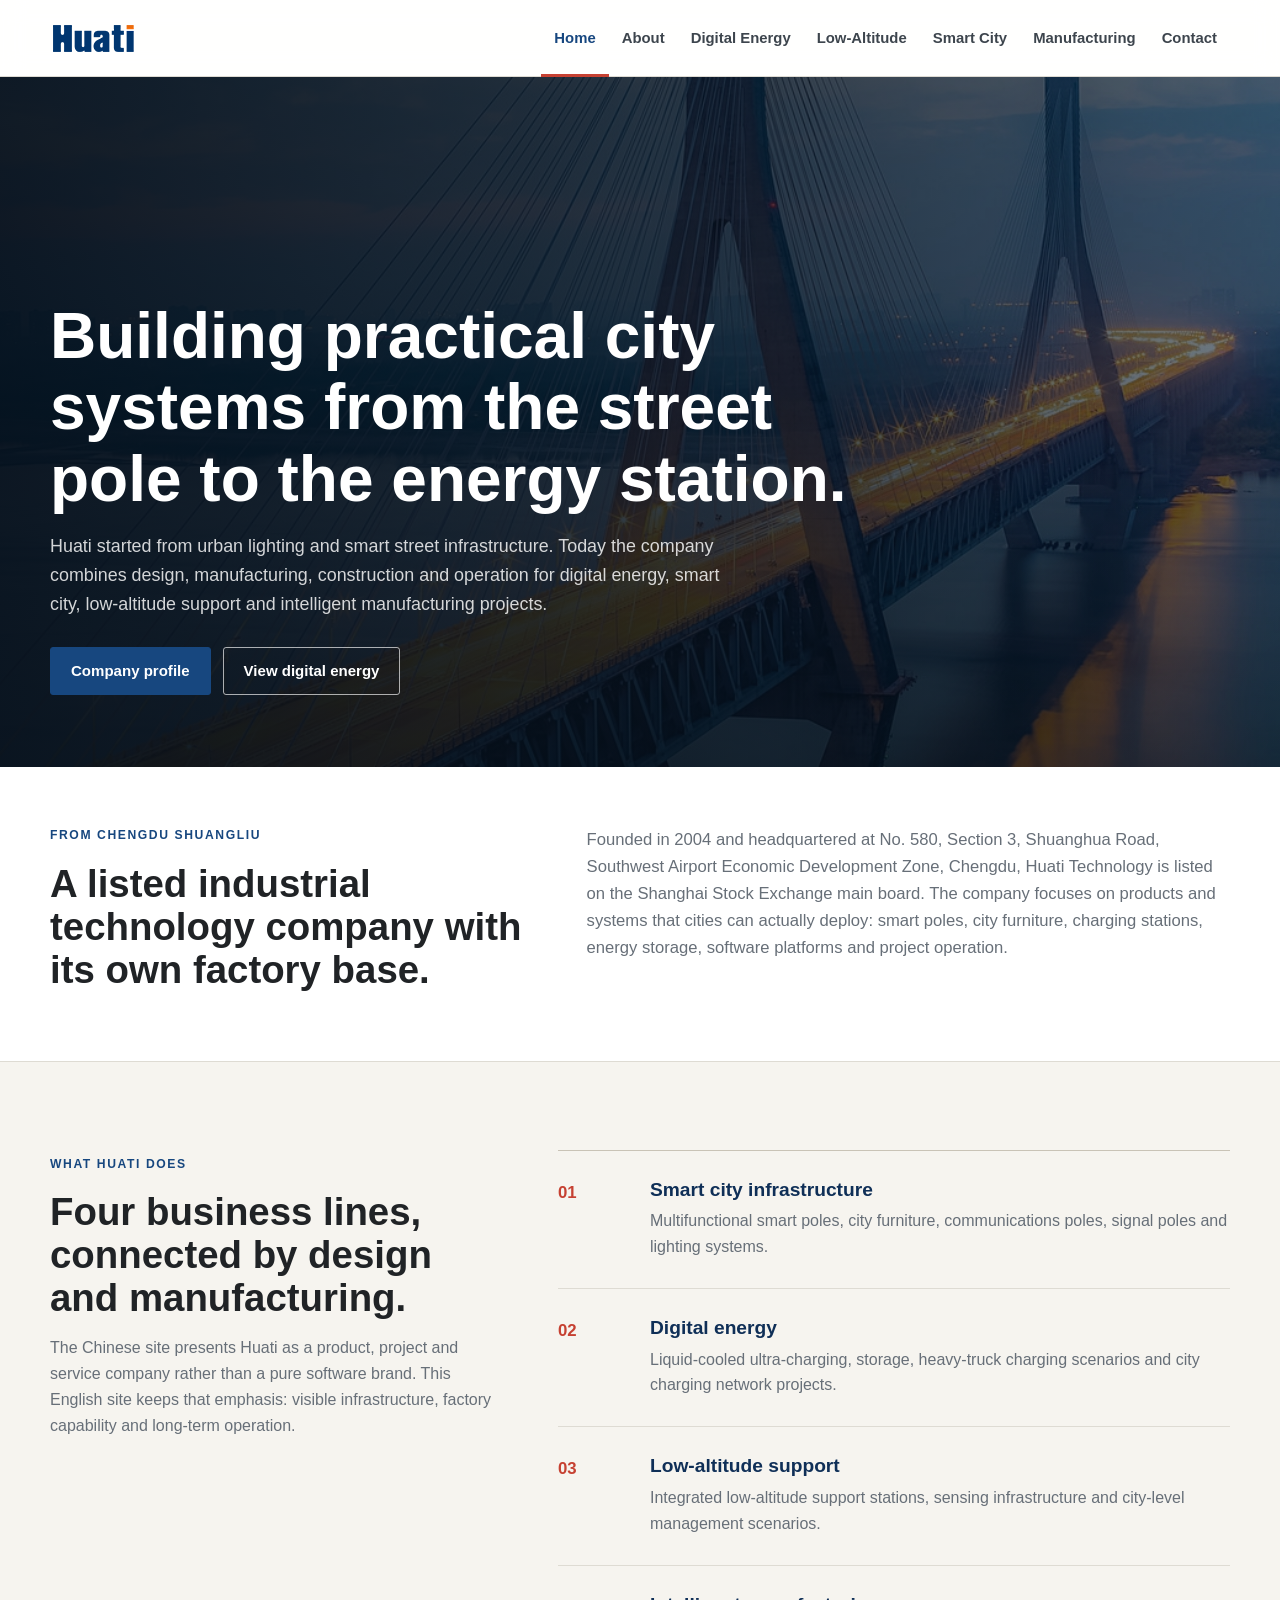
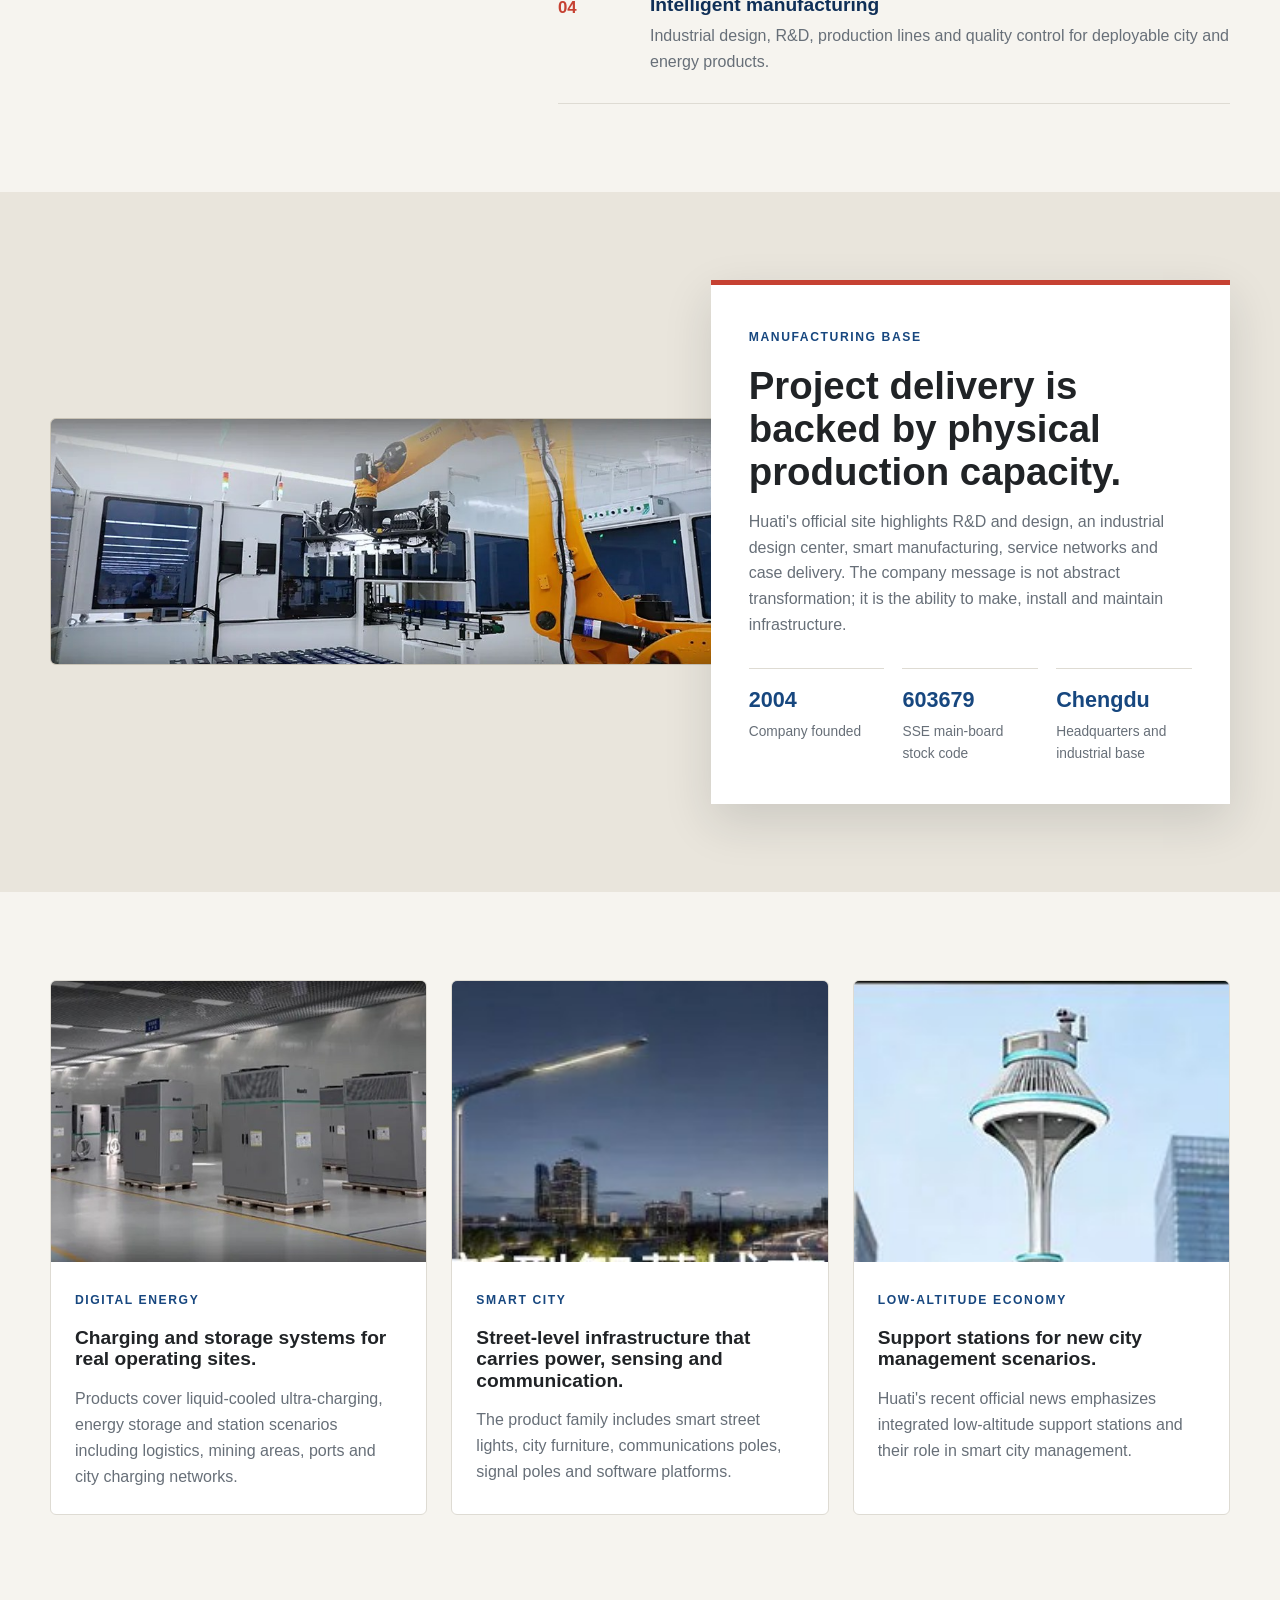
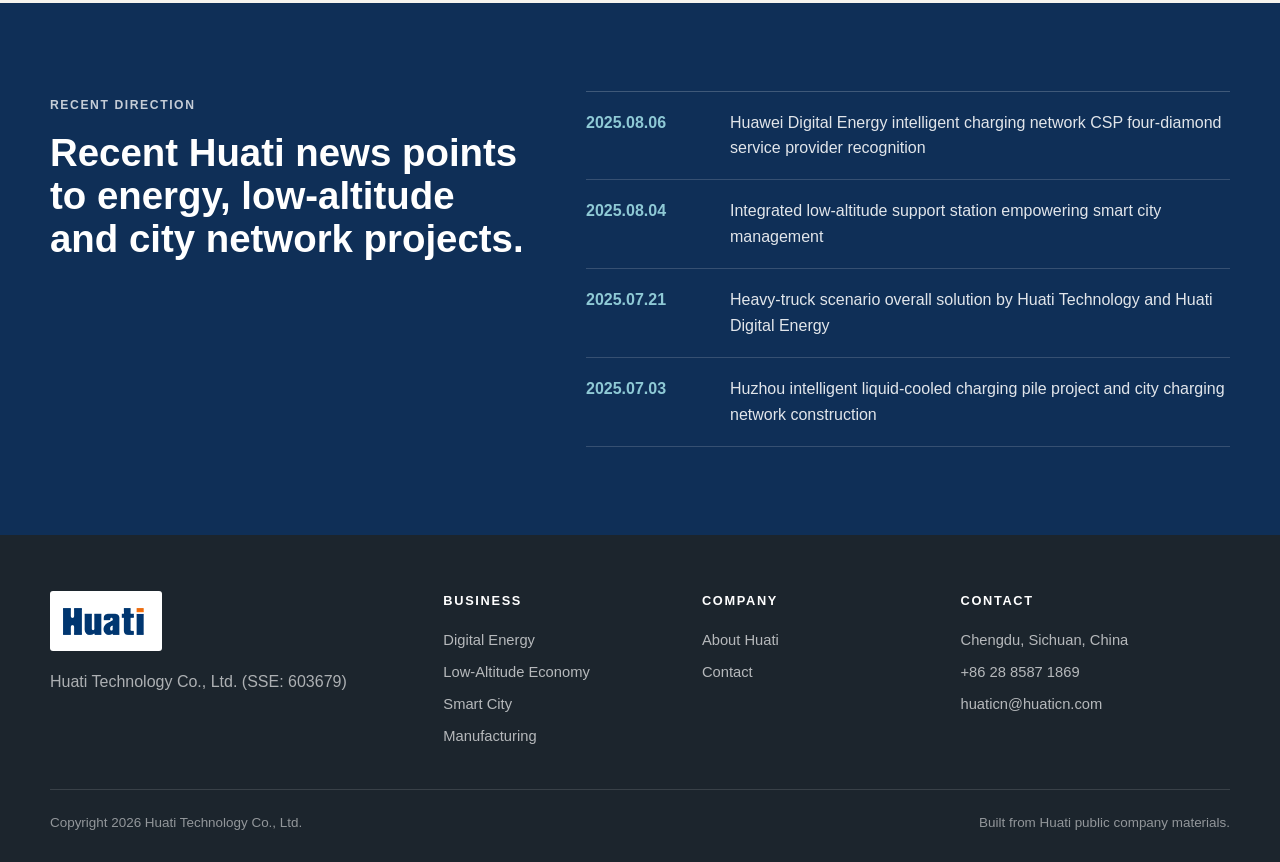
<file: index.html>
﻿<!doctype html>
<html lang="en">
<head>
  <meta charset="utf-8">
  <meta name="viewport" content="width=device-width, initial-scale=1">
  <title>Huati Technology | Digital Energy, Smart City and Urban Infrastructure</title>
  <meta name="description" content="Huati Technology Co., Ltd. (SSE: 603679) is a Chengdu-based listed company delivering smart city infrastructure, digital energy, intelligent manufacturing and low-altitude support systems.">
  <link rel="stylesheet" href="css/style.css">
  <link rel="icon" href="images/huati-logo%20H.png" type="image/png">
  <link rel="alternate icon" href="favicon.ico">
</head>
<body>

<header class="site-header">
  <div class="wrap nav">
    <a class="brand" href="index.html" aria-label="Huati Technology home">
      <img src="images/huati-logo-en.png" alt="Huati Technology">
    </a>
    <button class="nav-toggle" aria-label="Menu"><span></span><span></span><span></span></button>
    <ul class="nav-links">
      <li><a href="index.html" class="active">Home</a></li>
      <li><a href="about.html">About</a></li>
      <li><a href="digital-energy.html">Digital Energy</a></li>
      <li><a href="low-altitude.html">Low-Altitude</a></li>
      <li><a href="smart-city.html">Smart City</a></li>
      <li><a href="manufacturing.html">Manufacturing</a></li>
      <li><a href="contact.html">Contact</a></li>
    </ul>
  </div>
</header>

<main>
  <section class="hero hero--home">
    <div class="hero-photo">
      <img src="images/Bridge.jpg" alt="Cable-stayed bridge at dusk with Huati smart road lighting">
    </div>
    <div class="wrap hero-panel">
      <h1>Building practical city systems from the street pole to the energy station.</h1>
      <p class="hero-lead">Huati started from urban lighting and smart street infrastructure. Today the company combines design, manufacturing, construction and operation for digital energy, smart city, low-altitude support and intelligent manufacturing projects.</p>
      <div class="hero-actions">
        <a href="about.html" class="btn btn--primary">Company profile</a>
        <a href="digital-energy.html" class="btn btn--plain">View digital energy</a>
      </div>
    </div>
  </section>

  <section class="section intro-strip">
    <div class="wrap intro-grid">
      <div>
        <p class="kicker">From Chengdu Shuangliu</p>
        <h2>A listed industrial technology company with its own factory base.</h2>
      </div>
      <p>Founded in 2004 and headquartered at No. 580, Section 3, Shuanghua Road, Southwest Airport Economic Development Zone, Chengdu, Huati Technology is listed on the Shanghai Stock Exchange main board. The company focuses on products and systems that cities can actually deploy: smart poles, city furniture, charging stations, energy storage, software platforms and project operation.</p>
    </div>
  </section>

  <section class="section">
    <div class="wrap feature-row">
      <div class="feature-copy">
        <p class="kicker">What Huati does</p>
        <h2>Four business lines, connected by design and manufacturing.</h2>
        <p>The Chinese site presents Huati as a product, project and service company rather than a pure software brand. This English site keeps that emphasis: visible infrastructure, factory capability and long-term operation.</p>
      </div>
      <div class="business-list">
        <a href="smart-city.html" class="business-item reveal">
          <span>01</span>
          <div>
            <h3>Smart city infrastructure</h3>
            <p>Multifunctional smart poles, city furniture, communications poles, signal poles and lighting systems.</p>
          </div>
        </a>
        <a href="digital-energy.html" class="business-item reveal">
          <span>02</span>
          <div>
            <h3>Digital energy</h3>
            <p>Liquid-cooled ultra-charging, storage, heavy-truck charging scenarios and city charging network projects.</p>
          </div>
        </a>
        <a href="low-altitude.html" class="business-item reveal">
          <span>03</span>
          <div>
            <h3>Low-altitude support</h3>
            <p>Integrated low-altitude support stations, sensing infrastructure and city-level management scenarios.</p>
          </div>
        </a>
        <a href="manufacturing.html" class="business-item reveal">
          <span>04</span>
          <div>
            <h3>Intelligent manufacturing</h3>
            <p>Industrial design, R&D, production lines and quality control for deployable city and energy products.</p>
          </div>
        </a>
      </div>
    </div>
  </section>

  <section class="section section--image">
    <div class="wrap image-story">
      <figure class="wide-photo reveal">
        <img src="images/storage-factory.jpg" alt="Huati energy-storage smart factory production line">
      </figure>
      <div class="story-card reveal">
        <p class="kicker">Manufacturing base</p>
        <h2>Project delivery is backed by physical production capacity.</h2>
        <p>Huati's official site highlights R&D and design, an industrial design center, smart manufacturing, service networks and case delivery. The company message is not abstract transformation; it is the ability to make, install and maintain infrastructure.</p>
        <dl class="fact-list">
          <div><dt>2004</dt><dd>Company founded</dd></div>
          <div><dt>603679</dt><dd>SSE main-board stock code</dd></div>
          <div><dt>Chengdu</dt><dd>Headquarters and industrial base</dd></div>
        </dl>
      </div>
    </div>
  </section>

  <section class="section">
    <div class="wrap project-grid">
      <article class="project-card reveal">
        <img src="images/ultracharging-factory.jpg" alt="Liquid-cooled ultra-charging equipment in Huati factory">
        <div>
          <p class="kicker">Digital energy</p>
          <h3>Charging and storage systems for real operating sites.</h3>
          <p>Products cover liquid-cooled ultra-charging, energy storage and station scenarios including logistics, mining areas, ports and city charging networks.</p>
        </div>
      </article>
      <article class="project-card reveal">
        <img src="images/pillar-smartcity.jpg" alt="Smart city pole and urban infrastructure">
        <div>
          <p class="kicker">Smart city</p>
          <h3>Street-level infrastructure that carries power, sensing and communication.</h3>
          <p>The product family includes smart street lights, city furniture, communications poles, signal poles and software platforms.</p>
        </div>
      </article>
      <article class="project-card reveal">
        <img src="images/pillar-lowaltitude.jpg" alt="Low-altitude support infrastructure concept">
        <div>
          <p class="kicker">Low-altitude economy</p>
          <h3>Support stations for new city management scenarios.</h3>
          <p>Huati's recent official news emphasizes integrated low-altitude support stations and their role in smart city management.</p>
        </div>
      </article>
    </div>
  </section>

  <section class="section news-band">
    <div class="wrap news-layout">
      <div>
        <p class="kicker">Recent direction</p>
        <h2>Recent Huati news points to energy, low-altitude and city network projects.</h2>
      </div>
      <ul class="news-list">
        <li><span>2025.08.06</span>Huawei Digital Energy intelligent charging network CSP four-diamond service provider recognition</li>
        <li><span>2025.08.04</span>Integrated low-altitude support station empowering smart city management</li>
        <li><span>2025.07.21</span>Heavy-truck scenario overall solution by Huati Technology and Huati Digital Energy</li>
        <li><span>2025.07.03</span>Huzhou intelligent liquid-cooled charging pile project and city charging network construction</li>
      </ul>
    </div>
  </section>
</main>

<footer class="site-footer">
  <div class="wrap footer-top">
    <div class="footer-brand">
      <img src="images/huati-logo-en.png" alt="Huati Technology">
      <p>Huati Technology Co., Ltd. (SSE: 603679)</p>
    </div>
    <div class="footer-col">
      <h5>Business</h5>
      <a href="digital-energy.html">Digital Energy</a>
      <a href="low-altitude.html">Low-Altitude Economy</a>
      <a href="smart-city.html">Smart City</a>
      <a href="manufacturing.html">Manufacturing</a>
    </div>
    <div class="footer-col">
      <h5>Company</h5>
      <a href="about.html">About Huati</a>
      <a href="contact.html">Contact</a>
    </div>
    <div class="footer-col">
      <h5>Contact</h5>
      <span>Chengdu, Sichuan, China</span>
      <a href="tel:+862885871869">+86 28 8587 1869</a>
      <a href="mailto:huaticn@huaticn.com">huaticn@huaticn.com</a>
    </div>
  </div>
  <div class="wrap footer-bottom">
    <span>Copyright 2026 Huati Technology Co., Ltd.</span>
    <span>Built from Huati public company materials.</span>
  </div>
</footer>

<script src="js/main.js"></script>
</body>
</html>
</file>
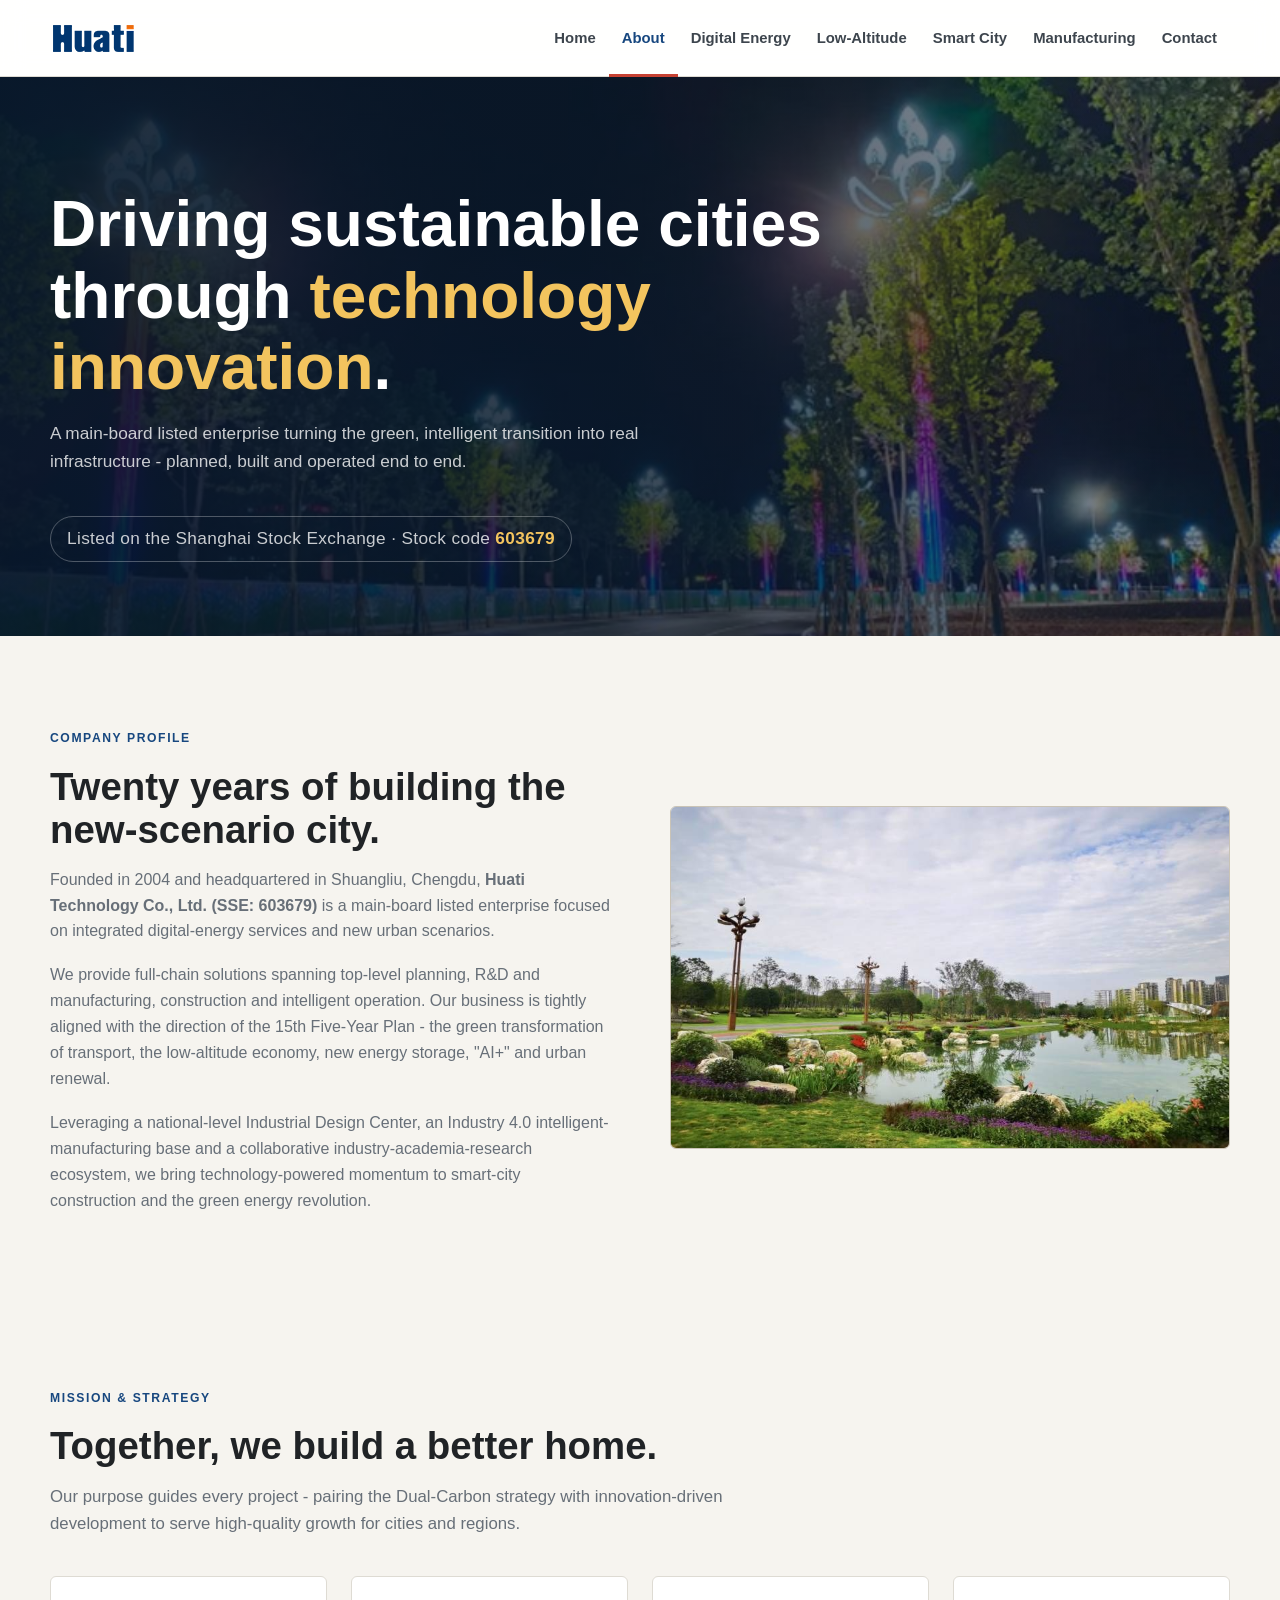
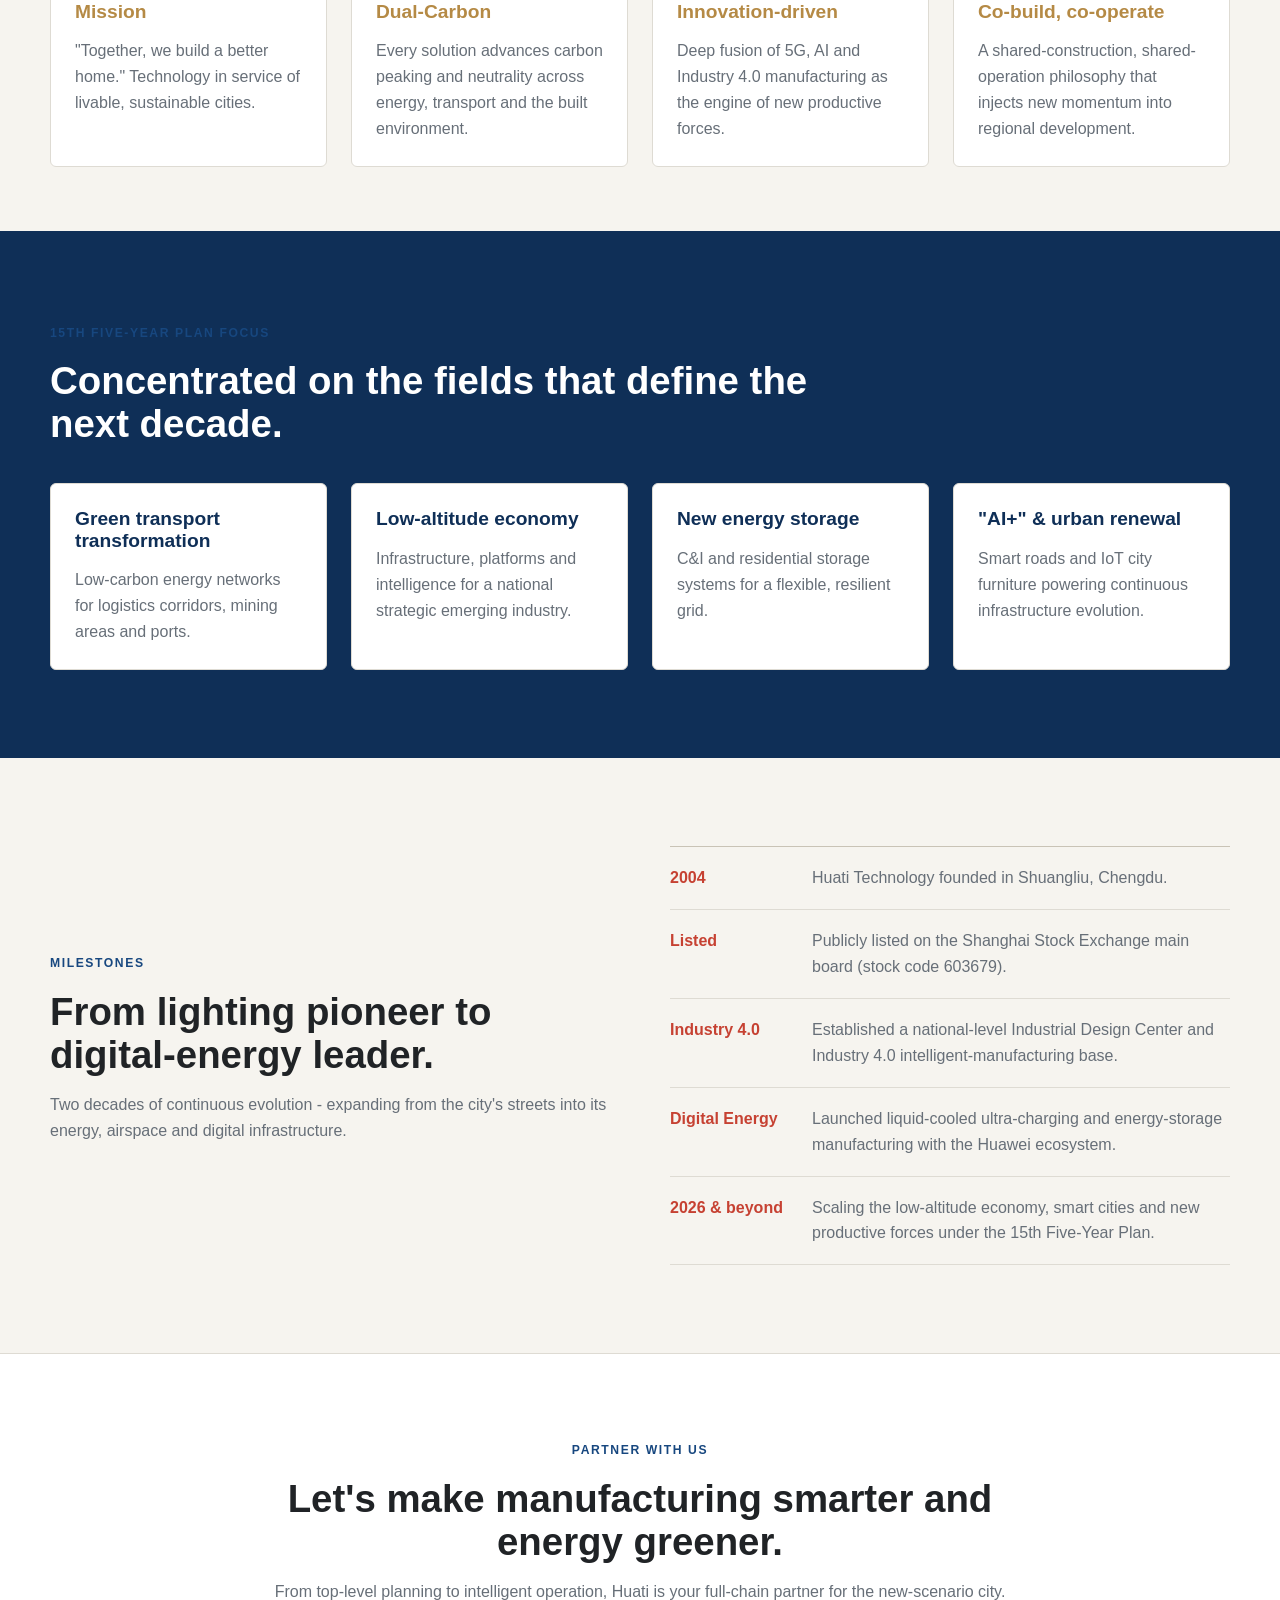
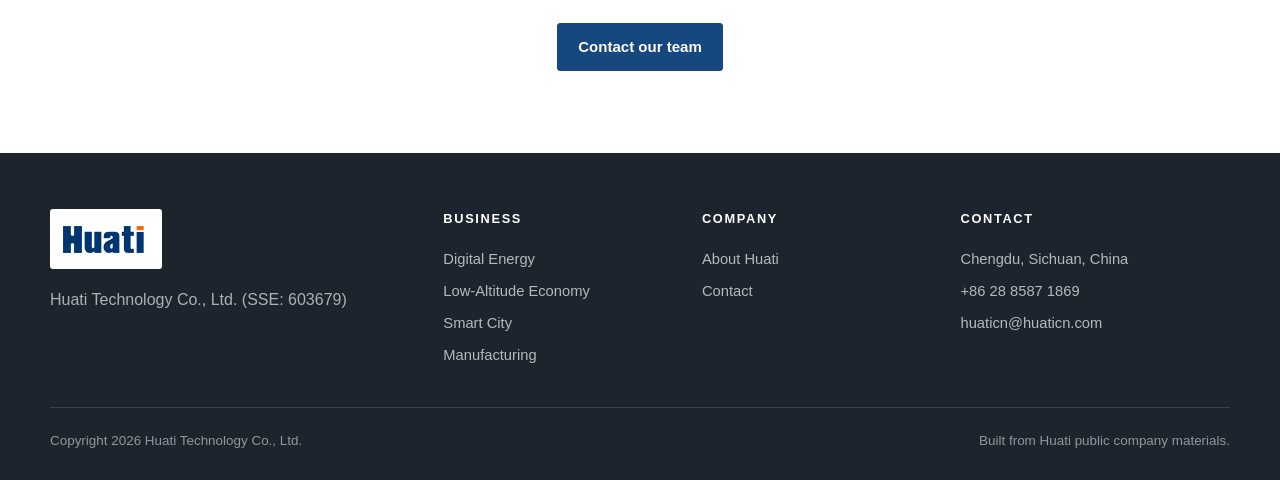
<file: about.html>
﻿<!doctype html>
<html lang="en">
<head>
  <meta charset="utf-8">
  <meta name="viewport" content="width=device-width, initial-scale=1">
  <title>About - Huati Technology</title>
  <meta name="description" content="Founded in 2004 and listed on the Shanghai Stock Exchange (603679), Huati Technology drives sustainable urban development through digital energy and new urban scenarios.">
  <link rel="stylesheet" href="css/style.css">
  <link rel="icon" href="images/huati-logo%20H.png" type="image/png">
  <link rel="alternate icon" href="favicon.ico">
</head>
<body>

<header class="site-header">
  <div class="wrap nav">
    <a class="brand" href="index.html" aria-label="Huati Technology home">
      <img src="images/huati-logo-en.png" alt="Huati Technology">
    </a>
    <button class="nav-toggle" aria-label="Menu"><span></span><span></span><span></span></button>
    <ul class="nav-links">
      <li><a href="index.html">Home</a></li>
      <li><a href="about.html" class="active">About</a></li>
      <li><a href="digital-energy.html">Digital Energy</a></li>
      <li><a href="low-altitude.html">Low-Altitude</a></li>
      <li><a href="smart-city.html">Smart City</a></li>
      <li><a href="manufacturing.html">Manufacturing</a></li>
      <li><a href="contact.html">Contact</a></li>
    </ul>
  </div>
</header>

<section class="page-hero page-hero--about">
  <div class="hero-glow"></div>
  <div class="wrap page-hero-inner">
    <h1>Driving sustainable cities through <span class="gold">technology innovation</span>.</h1>
    <p>A main-board listed enterprise turning the green, intelligent transition into real infrastructure - planned, built and operated end to end.</p>
    <p class="stock-badge">Listed on the Shanghai Stock Exchange &middot; Stock code <strong>603679</strong></p>
  </div>
</section>

<!-- Company profile -->
<section class="section">
  <div class="wrap split">
    <div class="split-copy reveal">
      <span class="eyebrow">Company profile</span>
      <h2>Twenty years of building the new-scenario city.</h2>
      <p>Founded in 2004 and headquartered in Shuangliu, Chengdu, <strong>Huati Technology Co., Ltd. (SSE: 603679)</strong> is a main-board listed enterprise focused on integrated digital-energy services and new urban scenarios.</p>
      <p>We provide full-chain solutions spanning top-level planning, R&amp;D and manufacturing, construction and intelligent operation. Our business is tightly aligned with the direction of the 15th Five-Year Plan - the green transformation of transport, the low-altitude economy, new energy storage, "AI+" and urban renewal.</p>
      <p>Leveraging a national-level Industrial Design Center, an Industry 4.0 intelligent-manufacturing base and a collaborative industry-academia-research ecosystem, we bring technology-powered momentum to smart-city construction and the green energy revolution.</p>
    </div>
    <div class="split-media reveal">
      <img src="images/city-park.jpg" alt="Huati smart poles and city furniture in an urban park" loading="lazy">
    </div>
  </div>
</section>

<!-- Mission / vision / values -->
<section class="section section--tight" id="strategy">
  <div class="wrap">
    <div class="section-head reveal">
      <span class="eyebrow">Mission &amp; strategy</span>
      <h2>Together, we build a better home.</h2>
      <p>Our purpose guides every project - pairing the Dual-Carbon strategy with innovation-driven development to serve high-quality growth for cities and regions.</p>
    </div>
    <div class="value-grid">
      <div class="value reveal"><h3 class="gold">Mission</h3><p>"Together, we build a better home." Technology in service of livable, sustainable cities.</p></div>
      <div class="value reveal"><h3 class="gold">Dual-Carbon</h3><p>Every solution advances carbon peaking and neutrality across energy, transport and the built environment.</p></div>
      <div class="value reveal"><h3 class="gold">Innovation-driven</h3><p>Deep fusion of 5G, AI and Industry 4.0 manufacturing as the engine of new productive forces.</p></div>
      <div class="value reveal"><h3 class="gold">Co-build, co-operate</h3><p>A shared-construction, shared-operation philosophy that injects new momentum into regional development.</p></div>
    </div>
  </div>
</section>

<!-- Strategic focus band -->
<section class="section band">
  <div class="wrap">
    <div class="section-head reveal" style="max-width:760px;">
      <span class="eyebrow">15th Five-Year Plan focus</span>
      <h2>Concentrated on the fields that define the next decade.</h2>
    </div>
    <div class="card-grid">
      <div class="card reveal"><h3>Green transport transformation</h3><p>Low-carbon energy networks for logistics corridors, mining areas and ports.</p></div>
      <div class="card reveal"><h3>Low-altitude economy</h3><p>Infrastructure, platforms and intelligence for a national strategic emerging industry.</p></div>
      <div class="card reveal"><h3>New energy storage</h3><p>C&amp;I and residential storage systems for a flexible, resilient grid.</p></div>
      <div class="card reveal"><h3>"AI+" &amp; urban renewal</h3><p>Smart roads and IoT city furniture powering continuous infrastructure evolution.</p></div>
    </div>
  </div>
</section>

<!-- Milestones -->
<section class="section" id="milestones">
  <div class="wrap split">
    <div class="split-copy reveal">
      <span class="eyebrow">Milestones</span>
      <h2>From lighting pioneer to digital-energy leader.</h2>
      <p>Two decades of continuous evolution - expanding from the city's streets into its energy, airspace and digital infrastructure.</p>
    </div>
    <div class="reveal">
      <ul class="timeline">
        <li><span class="yr">2004</span><p>Huati Technology founded in Shuangliu, Chengdu.</p></li>
        <li><span class="yr">Listed</span><p>Publicly listed on the Shanghai Stock Exchange main board (stock code 603679).</p></li>
        <li><span class="yr">Industry 4.0</span><p>Established a national-level Industrial Design Center and Industry 4.0 intelligent-manufacturing base.</p></li>
        <li><span class="yr">Digital Energy</span><p>Launched liquid-cooled ultra-charging and energy-storage manufacturing with the Huawei ecosystem.</p></li>
        <li><span class="yr">2026 &amp; beyond</span><p>Scaling the low-altitude economy, smart cities and new productive forces under the 15th Five-Year Plan.</p></li>
      </ul>
    </div>
  </div>
</section>

<!-- CTA -->
<section class="cta">
  <div class="wrap reveal">
    <span class="eyebrow" style="justify-content:center;">Partner with us</span>
    <h2>Let's make manufacturing smarter and energy greener.</h2>
    <p>From top-level planning to intelligent operation, Huati is your full-chain partner for the new-scenario city.</p>
    <a href="contact.html" class="btn btn--primary">Contact our team</a>
  </div>
</section>

<footer class="site-footer">
  <div class="wrap footer-top">
    <div class="footer-brand">
      <img src="images/huati-logo-en.png" alt="Huati Technology">
      <p>Huati Technology Co., Ltd. (SSE: 603679)</p>
    </div>
    <div class="footer-col">
      <h5>Business</h5>
      <a href="digital-energy.html">Digital Energy</a>
      <a href="low-altitude.html">Low-Altitude Economy</a>
      <a href="smart-city.html">Smart City</a>
      <a href="manufacturing.html">Manufacturing</a>
    </div>
    <div class="footer-col">
      <h5>Company</h5>
      <a href="about.html">About Huati</a>
      <a href="contact.html">Contact</a>
    </div>
    <div class="footer-col">
      <h5>Contact</h5>
      <span>Chengdu, Sichuan, China</span>
      <a href="tel:+862885871869">+86 28 8587 1869</a>
      <a href="mailto:huaticn@huaticn.com">huaticn@huaticn.com</a>
    </div>
  </div>
  <div class="wrap footer-bottom">
    <span>Copyright 2026 Huati Technology Co., Ltd.</span>
    <span>Built from Huati public company materials.</span>
  </div>
</footer>

<script src="js/main.js"></script>
</body>
</html>
</file>
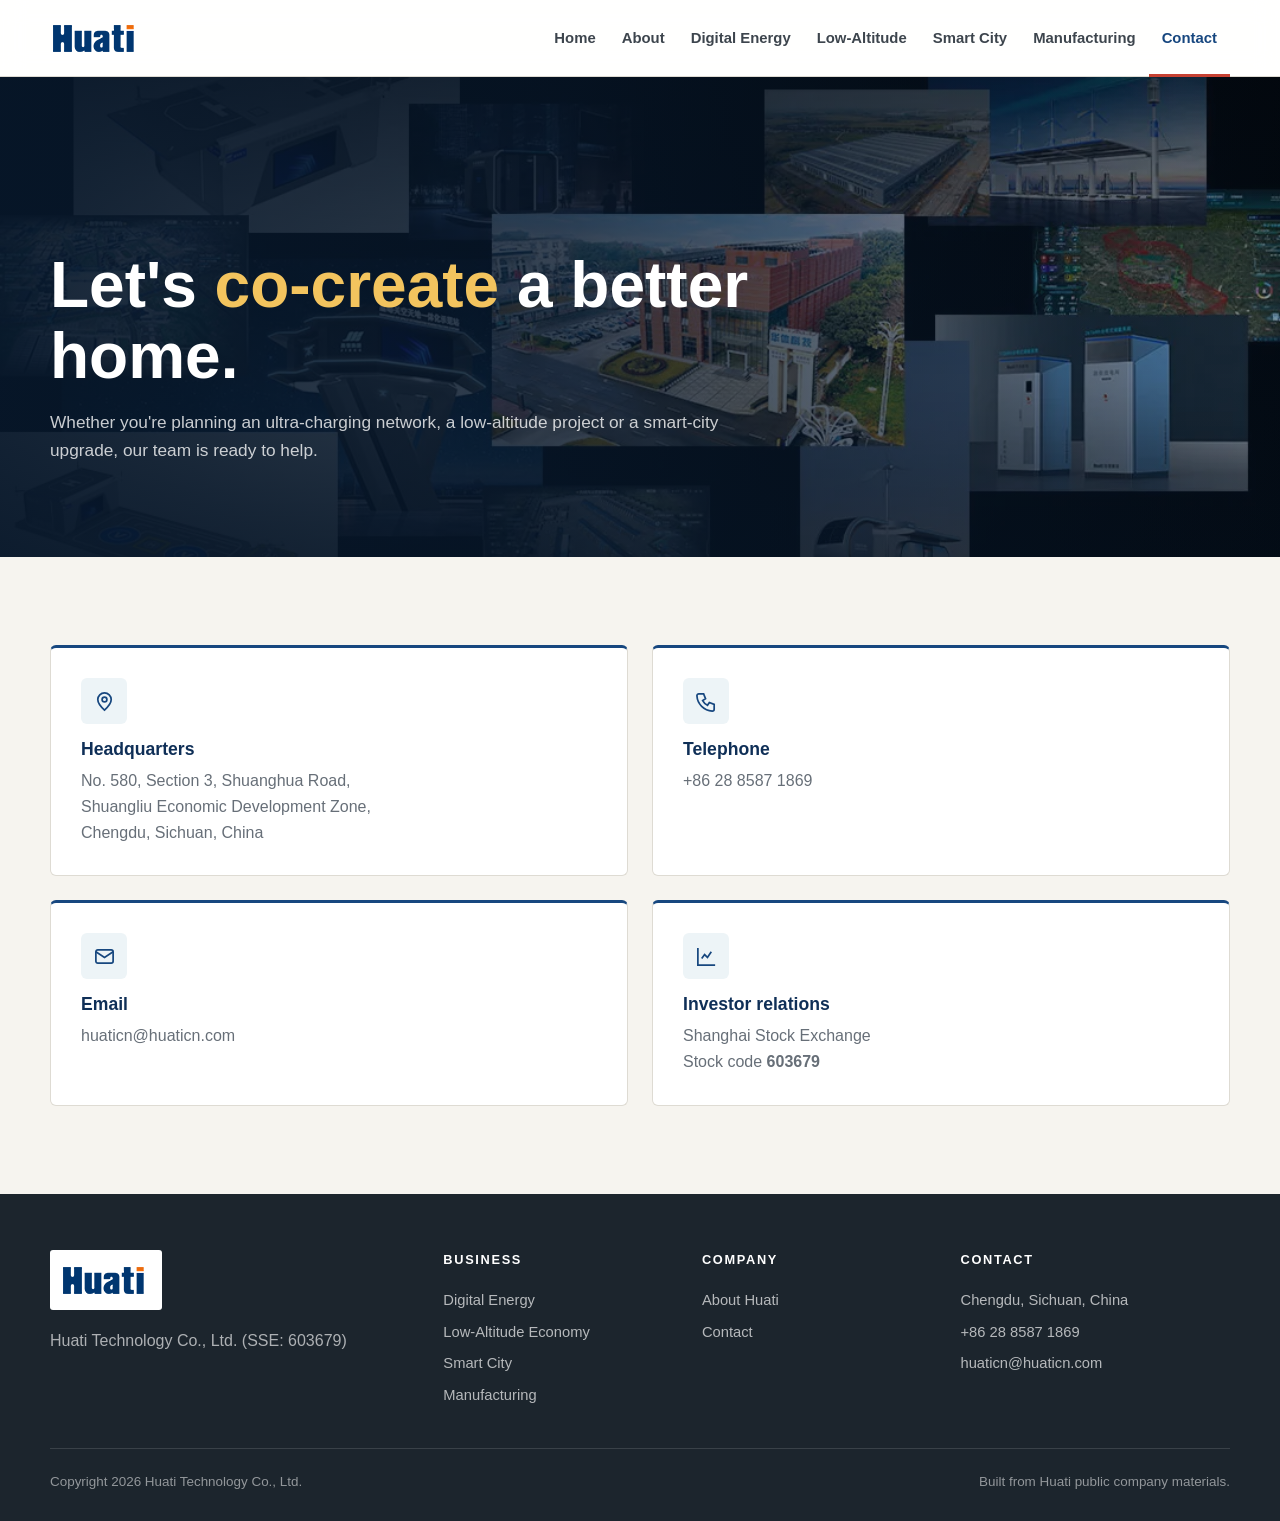
<file: contact.html>
﻿<!doctype html>
<html lang="en">
<head>
  <meta charset="utf-8">
  <meta name="viewport" content="width=device-width, initial-scale=1">
  <title>Contact - Huati Technology</title>
  <meta name="description" content="Get in touch with Huati Technology Co., Ltd. (SSE: 603679). Headquartered in Shuangliu Economic Development Zone, Chengdu, Sichuan, China.">
  <link rel="stylesheet" href="css/style.css">
  <link rel="icon" href="images/huati-logo%20H.png" type="image/png">
  <link rel="alternate icon" href="favicon.ico">
</head>
<body>

<header class="site-header">
  <div class="wrap nav">
    <a class="brand" href="index.html" aria-label="Huati Technology home"><img src="images/huati-logo-en.png" alt="Huati Technology"></a>
    <button class="nav-toggle" aria-label="Menu"><span></span><span></span><span></span></button>
    <ul class="nav-links">
      <li><a href="index.html">Home</a></li>
      <li><a href="about.html">About</a></li>
      <li><a href="digital-energy.html">Digital Energy</a></li>
      <li><a href="low-altitude.html">Low-Altitude</a></li>
      <li><a href="smart-city.html">Smart City</a></li>
      <li><a href="manufacturing.html">Manufacturing</a></li>
      <li><a href="contact.html" class="active">Contact</a></li>
    </ul>
  </div>
</header>

<section class="page-hero page-hero--contact">
  <div class="hero-glow"></div>
  <div class="wrap page-hero-inner">
    <h1>Let's <span class="gold">co-create</span> a better home.</h1>
    <p>Whether you're planning an ultra-charging network, a low-altitude project or a smart-city upgrade, our team is ready to help.</p>
  </div>
</section>

<section class="section">
  <div class="wrap">
    <div class="contact-cards">
      <div class="contact-card reveal">
        <div class="ic"><svg viewBox="0 0 24 24" fill="none" stroke-width="1.8"><path d="M12 21s-7-6.3-7-11a7 7 0 0 1 14 0c0 4.7-7 11-7 11z"/><circle cx="12" cy="10" r="2.5"/></svg></div>
        <h4>Headquarters</h4>
        <p>No. 580, Section 3, Shuanghua Road,<br>Shuangliu Economic Development Zone,<br>Chengdu, Sichuan, China</p>
      </div>
      <div class="contact-card reveal">
        <div class="ic"><svg viewBox="0 0 24 24" fill="none" stroke-width="1.8"><path d="M4 4h5l2 5-3 2a12 12 0 0 0 5 5l2-3 5 2v5a2 2 0 0 1-2 2A17 17 0 0 1 2 6a2 2 0 0 1 2-2z"/></svg></div>
        <h4>Telephone</h4>
        <p><a href="tel:+862885871869">+86 28 8587 1869</a></p>
      </div>
      <div class="contact-card reveal">
        <div class="ic"><svg viewBox="0 0 24 24" fill="none" stroke-width="1.8"><rect x="3" y="5" width="18" height="14" rx="2"/><path d="m3 7 9 6 9-6"/></svg></div>
        <h4>Email</h4>
        <p><a href="mailto:huaticn@huaticn.com">huaticn@huaticn.com</a></p>
      </div>
      <div class="contact-card reveal">
        <div class="ic"><svg viewBox="0 0 24 24" fill="none" stroke-width="1.8"><path d="M3 3v18h18M7 14l3-4 3 3 4-6"/></svg></div>
        <h4>Investor relations</h4>
        <p>Shanghai Stock Exchange<br>Stock code <strong>603679</strong></p>
      </div>
    </div>
  </div>
</section>

<footer class="site-footer">
  <div class="wrap footer-top">
    <div class="footer-brand">
      <img src="images/huati-logo-en.png" alt="Huati Technology">
      <p>Huati Technology Co., Ltd. (SSE: 603679)</p>
    </div>
    <div class="footer-col">
      <h5>Business</h5>
      <a href="digital-energy.html">Digital Energy</a>
      <a href="low-altitude.html">Low-Altitude Economy</a>
      <a href="smart-city.html">Smart City</a>
      <a href="manufacturing.html">Manufacturing</a>
    </div>
    <div class="footer-col">
      <h5>Company</h5>
      <a href="about.html">About Huati</a>
      <a href="contact.html">Contact</a>
    </div>
    <div class="footer-col">
      <h5>Contact</h5>
      <span>Chengdu, Sichuan, China</span>
      <a href="tel:+862885871869">+86 28 8587 1869</a>
      <a href="mailto:huaticn@huaticn.com">huaticn@huaticn.com</a>
    </div>
  </div>
  <div class="wrap footer-bottom">
    <span>Copyright 2026 Huati Technology Co., Ltd.</span>
    <span>Built from Huati public company materials.</span>
  </div>
</footer>

<script src="js/main.js"></script>
</body>
</html>
</file>
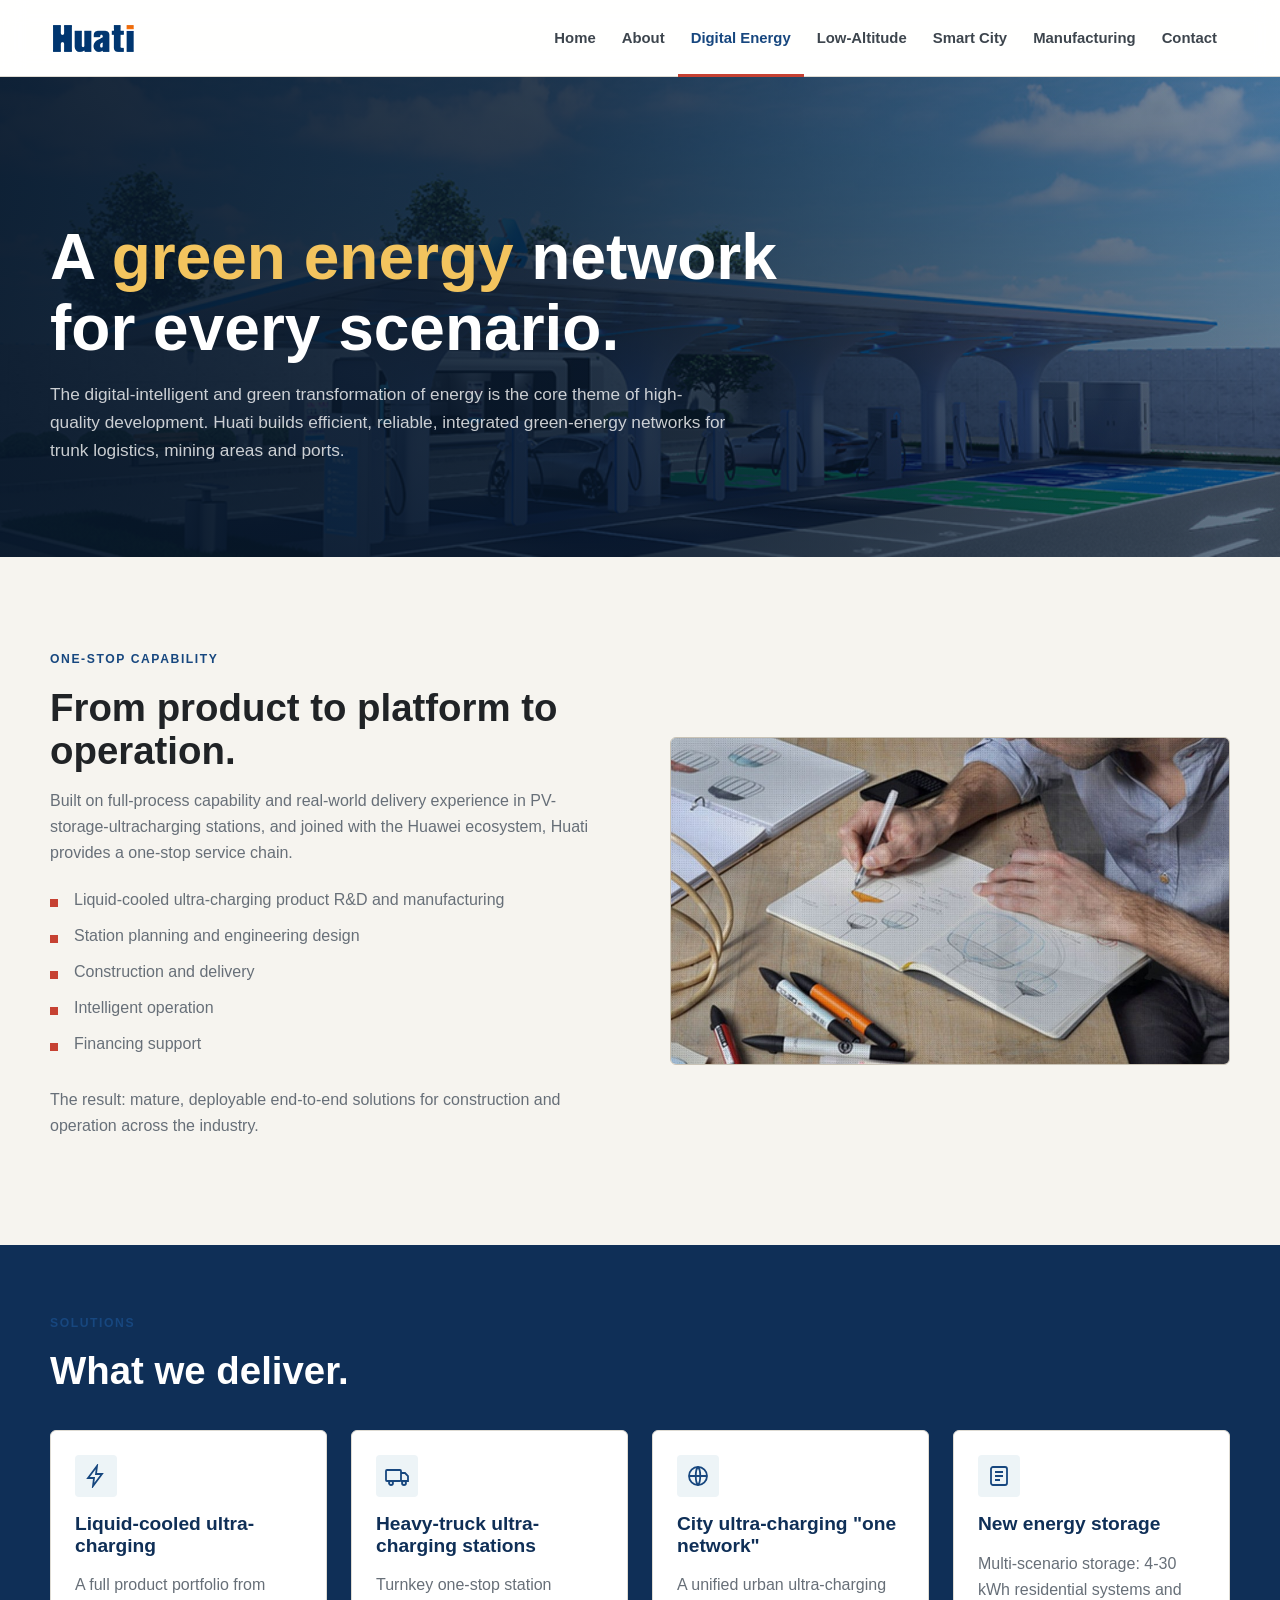
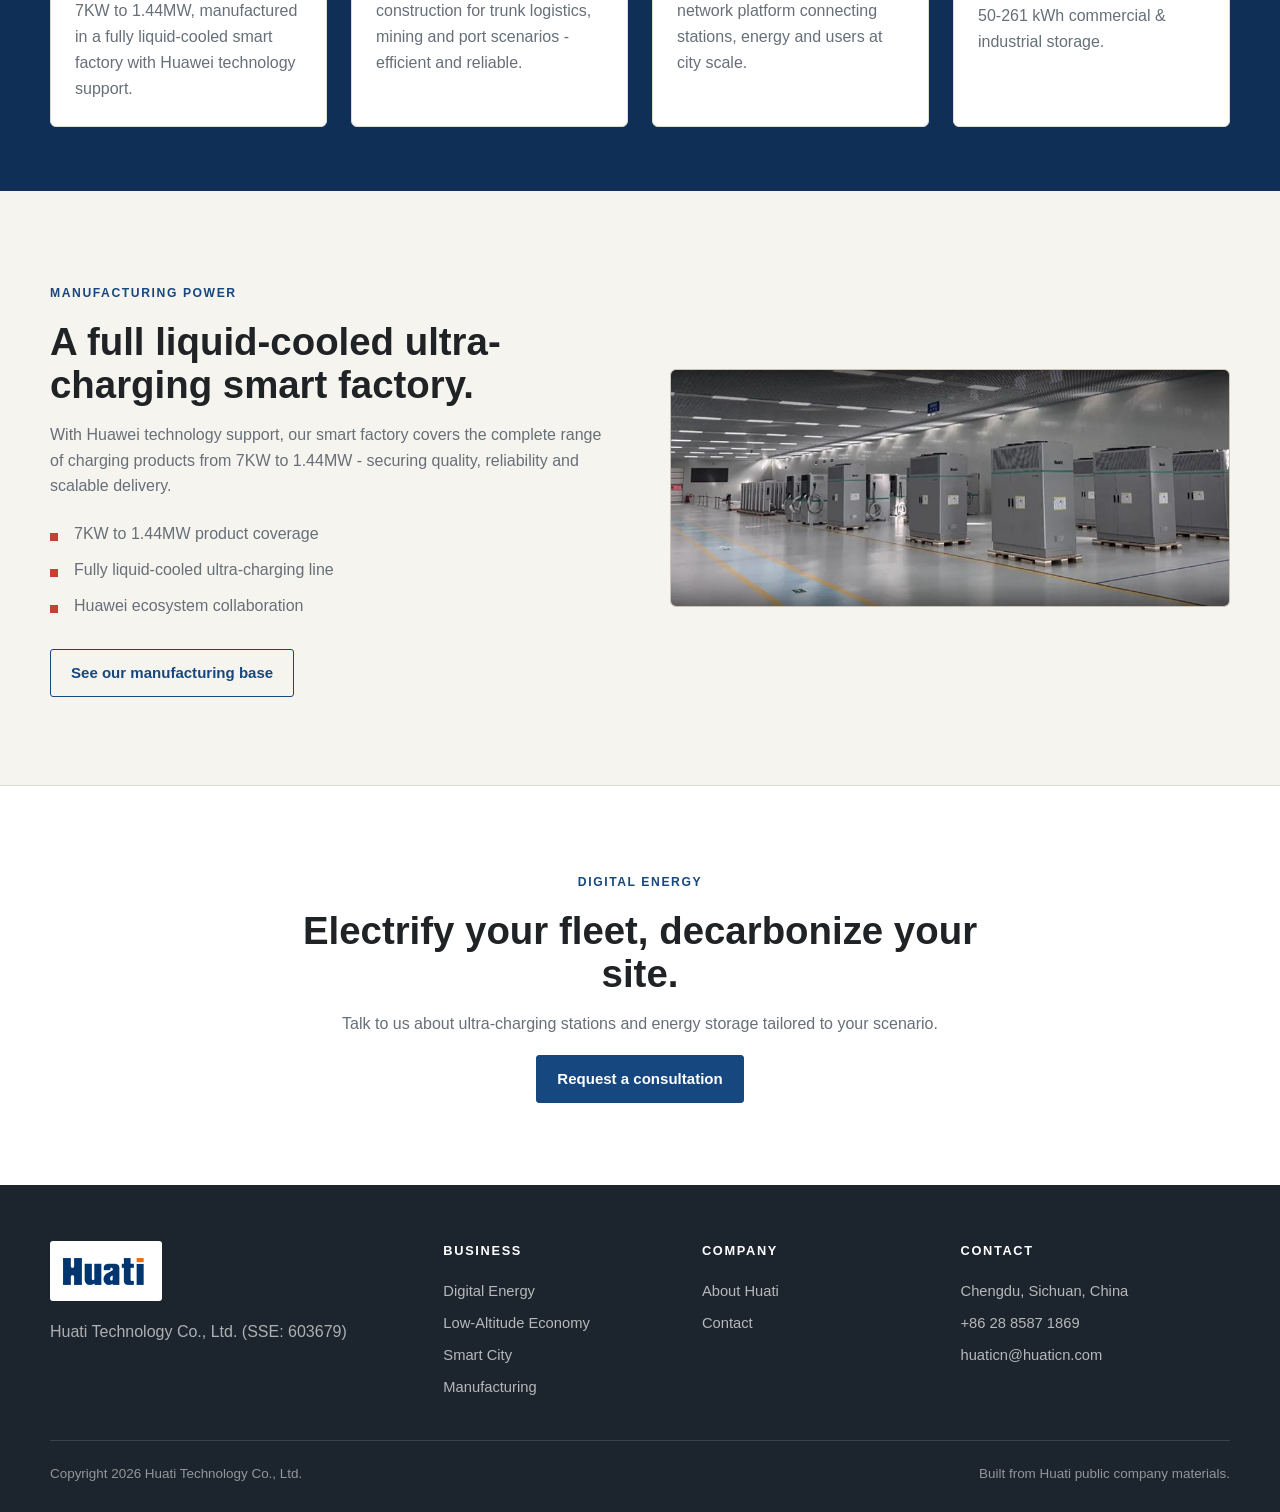
<file: digital-energy.html>
﻿<!doctype html>
<html lang="en">
<head>
  <meta charset="utf-8">
  <meta name="viewport" content="width=device-width, initial-scale=1">
  <title>Digital Energy - Huati Technology</title>
  <meta name="description" content="Huati builds an integrated green-energy network - liquid-cooled ultra-charging from 7KW to 1.44MW, heavy-truck stations, a city ultra-charging network and new energy storage.">
  <link rel="stylesheet" href="css/style.css">
  <link rel="icon" href="images/huati-logo%20H.png" type="image/png">
  <link rel="alternate icon" href="favicon.ico">
</head>
<body>

<header class="site-header">
  <div class="wrap nav">
    <a class="brand" href="index.html" aria-label="Huati Technology home"><img src="images/huati-logo-en.png" alt="Huati Technology"></a>
    <button class="nav-toggle" aria-label="Menu"><span></span><span></span><span></span></button>
    <ul class="nav-links">
      <li><a href="index.html">Home</a></li>
      <li><a href="about.html">About</a></li>
      <li><a href="digital-energy.html" class="active">Digital Energy</a></li>
      <li><a href="low-altitude.html">Low-Altitude</a></li>
      <li><a href="smart-city.html">Smart City</a></li>
      <li><a href="manufacturing.html">Manufacturing</a></li>
      <li><a href="contact.html">Contact</a></li>
    </ul>
  </div>
</header>

<section class="page-hero page-hero--energy">
  <div class="hero-glow"></div>
  <div class="wrap page-hero-inner">
    <h1>A <span class="gold">green energy</span> network for every scenario.</h1>
    <p>The digital-intelligent and green transformation of energy is the core theme of high-quality development. Huati builds efficient, reliable, integrated green-energy networks for trunk logistics, mining areas and ports.</p>
  </div>
</section>

<!-- Overview -->
<section class="section">
  <div class="wrap split">
    <div class="split-copy reveal">
      <span class="eyebrow">One-stop capability</span>
      <h2>From product to platform to operation.</h2>
      <p>Built on full-process capability and real-world delivery experience in PV-storage-ultracharging stations, and joined with the Huawei ecosystem, Huati provides a one-stop service chain.</p>
      <ul class="check-list">
        <li>Liquid-cooled ultra-charging product R&amp;D and manufacturing</li>
        <li>Station planning and engineering design</li>
        <li>Construction and delivery</li>
        <li>Intelligent operation</li>
        <li>Financing support</li>
      </ul>
      <p>The result: mature, deployable end-to-end solutions for construction and operation across the industry.</p>
    </div>
    <div class="split-media reveal">
      <img src="images/industrial-design.jpg" alt="Huati industrial design and R&D for energy products" loading="lazy">
    </div>
  </div>
</section>

<!-- Solutions grid -->
<section class="section section--tight band">
  <div class="wrap">
    <div class="section-head reveal">
      <span class="eyebrow">Solutions</span>
      <h2>What we deliver.</h2>
    </div>
    <div class="card-grid">
      <div class="card reveal">
        <div class="ic"><svg viewBox="0 0 24 24" fill="none" stroke-width="1.8"><path d="M13 2 4 14h6l-1 8 9-12h-6z"/></svg></div>
        <h3>Liquid-cooled ultra-charging</h3>
        <p>A full product portfolio from 7KW to 1.44MW, manufactured in a fully liquid-cooled smart factory with Huawei technology support.</p>
      </div>
      <div class="card reveal">
        <div class="ic"><svg viewBox="0 0 24 24" fill="none" stroke-width="1.8"><rect x="1" y="6" width="15" height="11" rx="1"/><path d="M16 9h4l3 3v5h-7"/><circle cx="6" cy="19" r="2"/><circle cx="19" cy="19" r="2"/></svg></div>
        <h3>Heavy-truck ultra-charging stations</h3>
        <p>Turnkey one-stop station construction for trunk logistics, mining and port scenarios - efficient and reliable.</p>
      </div>
      <div class="card reveal">
        <div class="ic"><svg viewBox="0 0 24 24" fill="none" stroke-width="1.8"><circle cx="12" cy="12" r="9"/><path d="M3 12h18M12 3c3 3 3 15 0 18M12 3c-3 3-3 15 0 18"/></svg></div>
        <h3>City ultra-charging "one network"</h3>
        <p>A unified urban ultra-charging network platform connecting stations, energy and users at city scale.</p>
      </div>
      <div class="card reveal">
        <div class="ic"><svg viewBox="0 0 24 24" fill="none" stroke-width="1.8"><rect x="4" y="3" width="16" height="18" rx="2"/><path d="M8 8h8M8 12h8M8 16h5"/></svg></div>
        <h3>New energy storage</h3>
        <p>Multi-scenario storage: 4-30 kWh residential systems and 50-261 kWh commercial &amp; industrial storage.</p>
      </div>
    </div>
  </div>
</section>

<!-- Factory feature -->
<section class="section">
  <div class="wrap split rev">
    <div class="split-media reveal"><img src="images/hero-energy-cropped.jpg" alt="Huati liquid-cooled ultra-charging smart factory" loading="lazy"></div>
    <div class="split-copy reveal">
      <span class="eyebrow">Manufacturing power</span>
      <h2>A full liquid-cooled ultra-charging smart factory.</h2>
      <p>With Huawei technology support, our smart factory covers the complete range of charging products from 7KW to 1.44MW - securing quality, reliability and scalable delivery.</p>
      <ul class="check-list">
        <li>7KW to 1.44MW product coverage</li>
        <li>Fully liquid-cooled ultra-charging line</li>
        <li>Huawei ecosystem collaboration</li>
      </ul>
      <a href="manufacturing.html" class="btn btn--plain">See our manufacturing base</a>
    </div>
  </div>
</section>

<section class="cta">
  <div class="wrap reveal">
    <span class="eyebrow" style="justify-content:center;">Digital Energy</span>
    <h2>Electrify your fleet, decarbonize your site.</h2>
    <p>Talk to us about ultra-charging stations and energy storage tailored to your scenario.</p>
    <a href="contact.html" class="btn btn--primary">Request a consultation</a>
  </div>
</section>

<footer class="site-footer">
  <div class="wrap footer-top">
    <div class="footer-brand">
      <img src="images/huati-logo-en.png" alt="Huati Technology">
      <p>Huati Technology Co., Ltd. (SSE: 603679)</p>
    </div>
    <div class="footer-col">
      <h5>Business</h5>
      <a href="digital-energy.html">Digital Energy</a>
      <a href="low-altitude.html">Low-Altitude Economy</a>
      <a href="smart-city.html">Smart City</a>
      <a href="manufacturing.html">Manufacturing</a>
    </div>
    <div class="footer-col">
      <h5>Company</h5>
      <a href="about.html">About Huati</a>
      <a href="contact.html">Contact</a>
    </div>
    <div class="footer-col">
      <h5>Contact</h5>
      <span>Chengdu, Sichuan, China</span>
      <a href="tel:+862885871869">+86 28 8587 1869</a>
      <a href="mailto:huaticn@huaticn.com">huaticn@huaticn.com</a>
    </div>
  </div>
  <div class="wrap footer-bottom">
    <span>Copyright 2026 Huati Technology Co., Ltd.</span>
    <span>Built from Huati public company materials.</span>
  </div>
</footer>

<script src="js/main.js"></script>
</body>
</html>
</file>
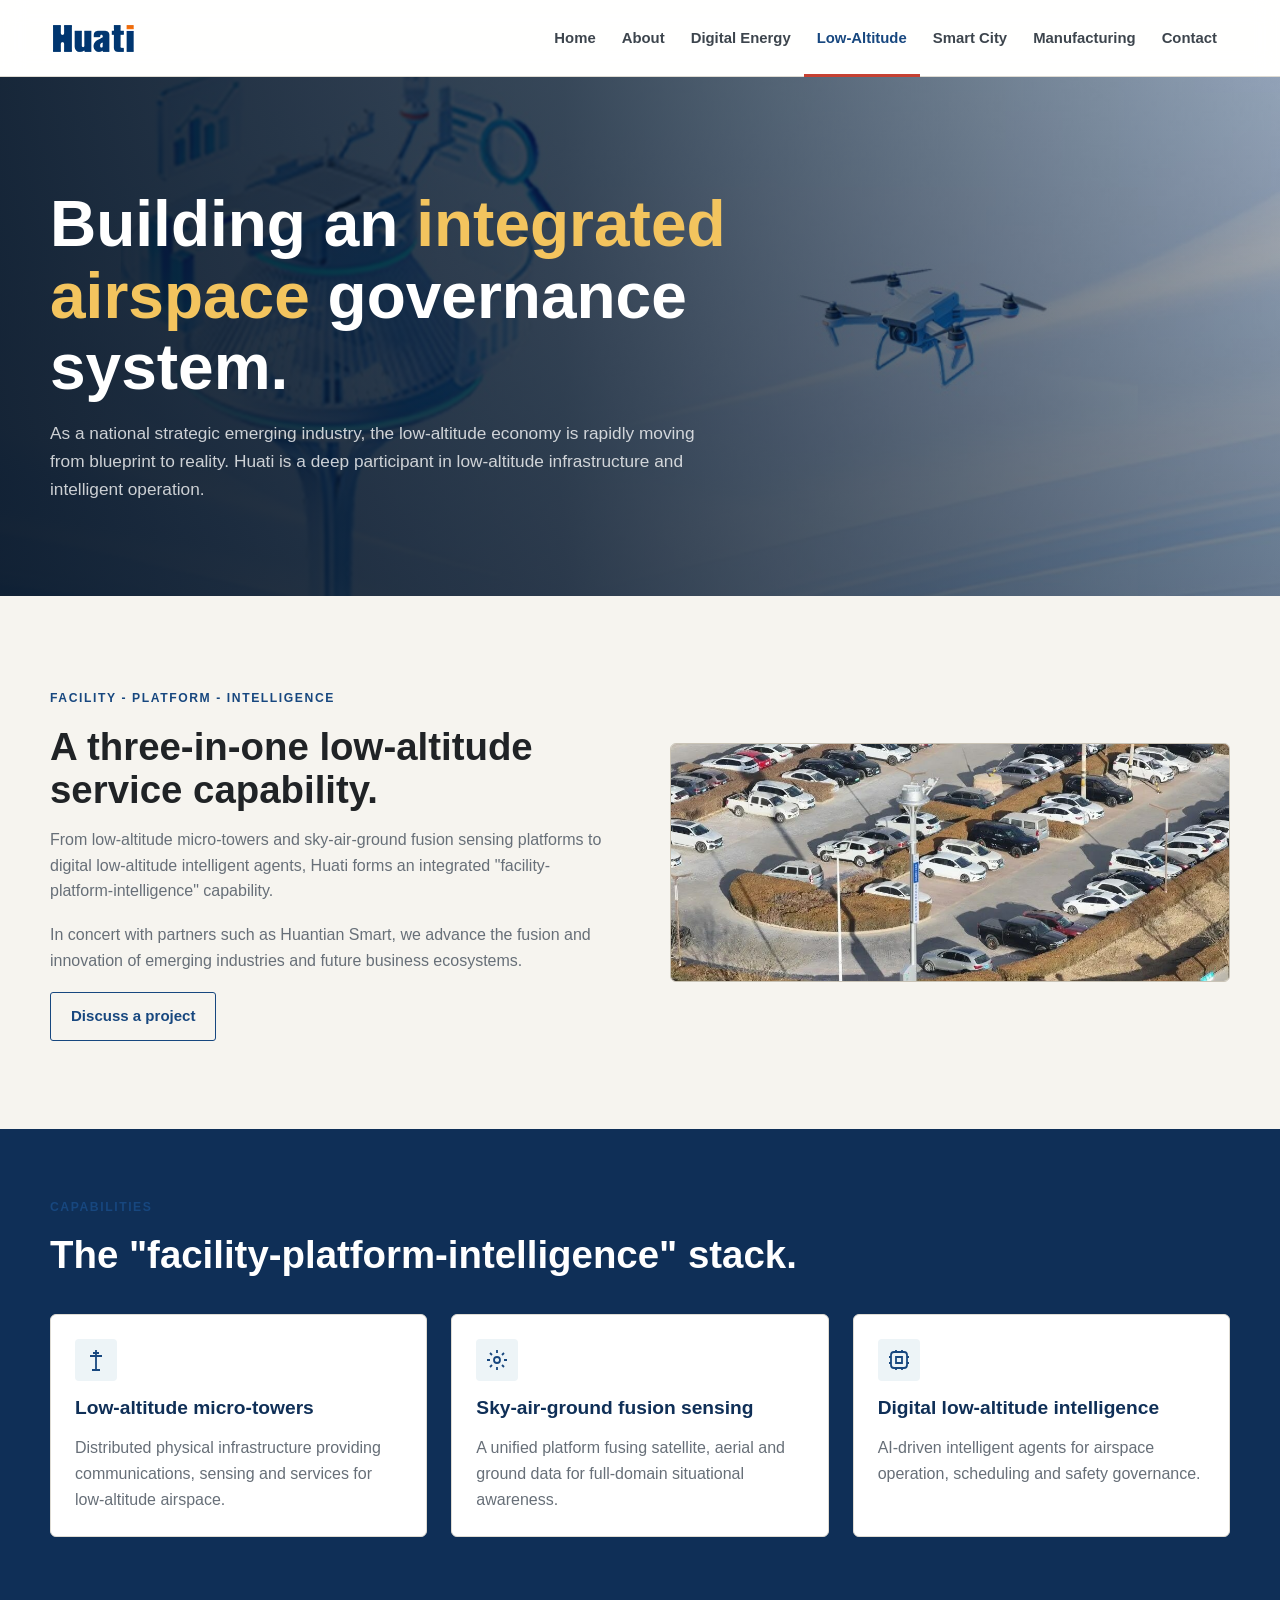
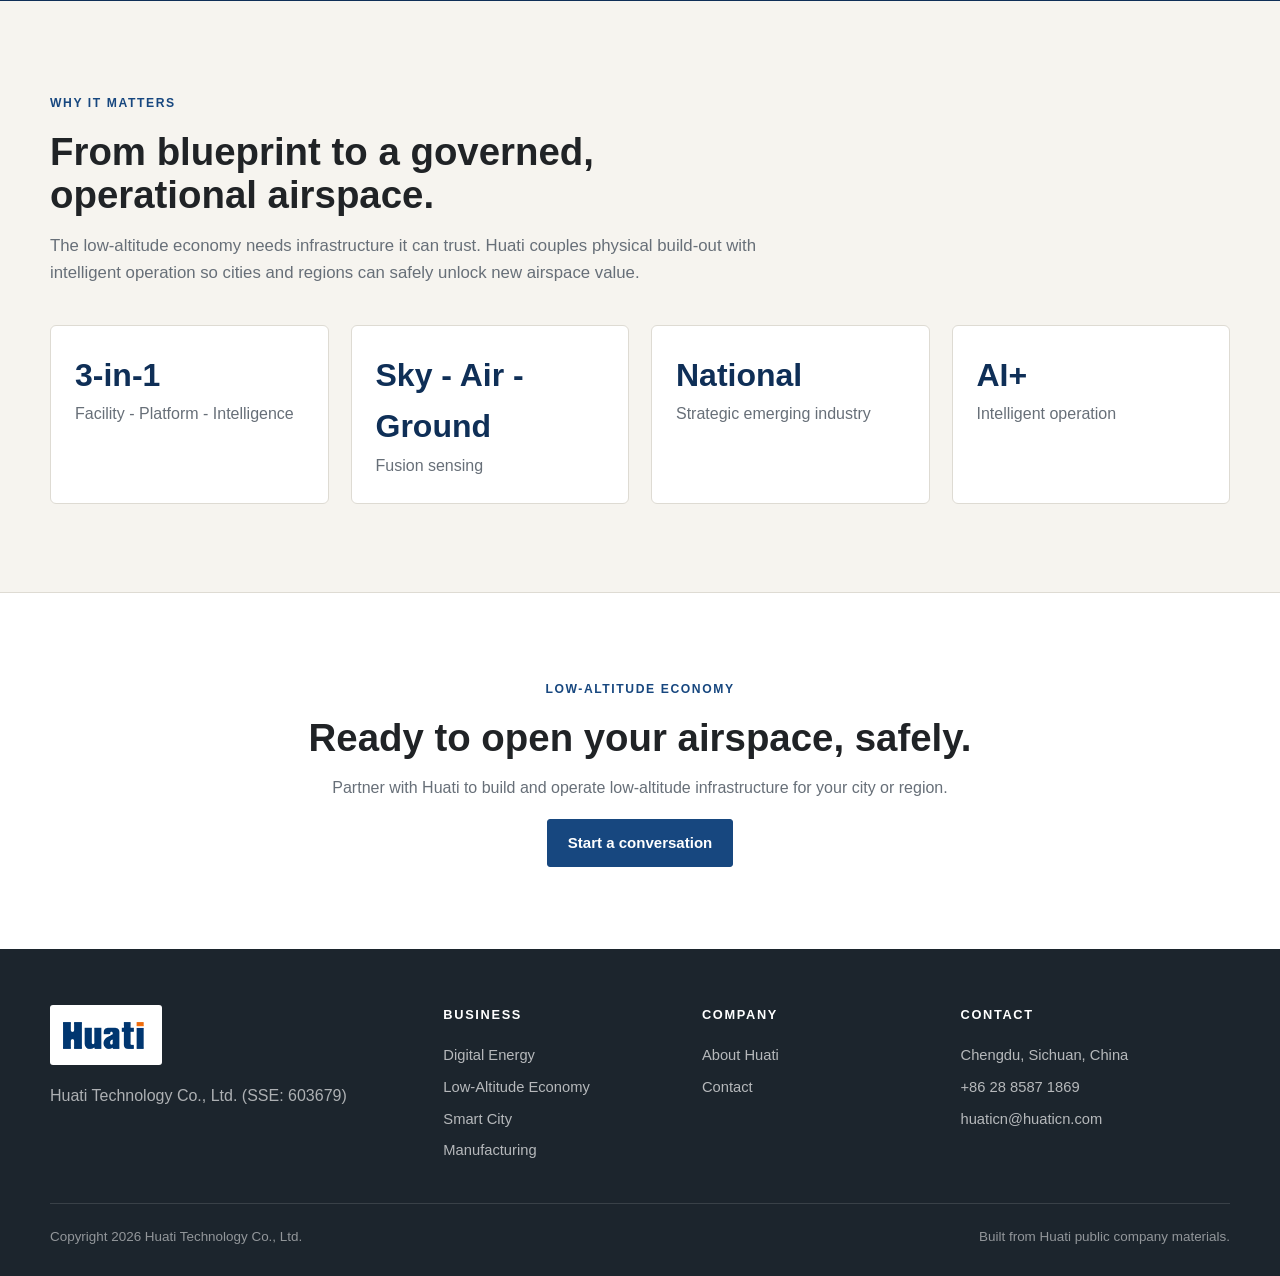
<file: low-altitude.html>
﻿<!doctype html>
<html lang="en">
<head>
  <meta charset="utf-8">
  <meta name="viewport" content="width=device-width, initial-scale=1">
  <title>Low-Altitude Economy - Huati Technology</title>
  <meta name="description" content="Huati builds sky-air-ground integrated governance for the low-altitude economy - micro-towers, fusion sensing platforms and digital low-altitude intelligence.">
  <link rel="stylesheet" href="css/style.css">
  <link rel="icon" href="images/huati-logo%20H.png" type="image/png">
  <link rel="alternate icon" href="favicon.ico">
</head>
<body>

<header class="site-header">
  <div class="wrap nav">
    <a class="brand" href="index.html" aria-label="Huati Technology home"><img src="images/huati-logo-en.png" alt="Huati Technology"></a>
    <button class="nav-toggle" aria-label="Menu"><span></span><span></span><span></span></button>
    <ul class="nav-links">
      <li><a href="index.html">Home</a></li>
      <li><a href="about.html">About</a></li>
      <li><a href="digital-energy.html">Digital Energy</a></li>
      <li><a href="low-altitude.html" class="active">Low-Altitude</a></li>
      <li><a href="smart-city.html">Smart City</a></li>
      <li><a href="manufacturing.html">Manufacturing</a></li>
      <li><a href="contact.html">Contact</a></li>
    </ul>
  </div>
</header>

<section class="page-hero page-hero--low">
  <div class="hero-glow"></div>
  <div class="wrap page-hero-inner">
    <h1>Building an <span class="gold">integrated airspace</span> governance system.</h1>
    <p>As a national strategic emerging industry, the low-altitude economy is rapidly moving from blueprint to reality. Huati is a deep participant in low-altitude infrastructure and intelligent operation.</p>
  </div>
</section>

<section class="section">
  <div class="wrap split">
    <div class="split-copy reveal">
      <span class="eyebrow">Facility  -  Platform  -  Intelligence</span>
      <h2>A three-in-one low-altitude service capability.</h2>
      <p>From low-altitude micro-towers and sky-air-ground fusion sensing platforms to digital low-altitude intelligent agents, Huati forms an integrated "facility-platform-intelligence" capability.</p>
      <p>In concert with partners such as Huantian Smart, we advance the fusion and innovation of emerging industries and future business ecosystems.</p>
      <a href="contact.html" class="btn btn--plain">Discuss a project</a>
    </div>
    <div class="split-media reveal">
      <img src="images/low-altitude-cars-full.jpg" alt="Low-altitude support tower in a vehicle parking area" loading="lazy">
    </div>
  </div>
</section>

<section class="section section--tight band">
  <div class="wrap">
    <div class="section-head reveal">
      <span class="eyebrow">Capabilities</span>
      <h2>The "facility-platform-intelligence" stack.</h2>
    </div>
    <div class="card-grid">
      <div class="card reveal">
        <div class="ic"><svg viewBox="0 0 24 24" fill="none" stroke-width="1.8"><path d="M12 2v20M6 8h12M8 22h8M9 5h6"/></svg></div>
        <h3>Low-altitude micro-towers</h3>
        <p>Distributed physical infrastructure providing communications, sensing and services for low-altitude airspace.</p>
      </div>
      <div class="card reveal">
        <div class="ic"><svg viewBox="0 0 24 24" fill="none" stroke-width="1.8"><circle cx="12" cy="12" r="3"/><path d="M12 2v3M12 19v3M2 12h3M19 12h3M5 5l2 2M17 17l2 2M19 5l-2 2M7 17l-2 2"/></svg></div>
        <h3>Sky-air-ground fusion sensing</h3>
        <p>A unified platform fusing satellite, aerial and ground data for full-domain situational awareness.</p>
      </div>
      <div class="card reveal">
        <div class="ic"><svg viewBox="0 0 24 24" fill="none" stroke-width="1.8"><rect x="4" y="4" width="16" height="16" rx="3"/><path d="M9 9h6v6H9z"/><path d="M9 2v2M15 2v2M9 20v2M15 20v2M2 9h2M2 15h2M20 9h2M20 15h2"/></svg></div>
        <h3>Digital low-altitude intelligence</h3>
        <p>AI-driven intelligent agents for airspace operation, scheduling and safety governance.</p>
      </div>
    </div>
  </div>
</section>

<section class="section">
  <div class="wrap">
    <div class="section-head reveal" style="max-width:760px;">
      <span class="eyebrow">Why it matters</span>
      <h2>From blueprint to a governed, operational airspace.</h2>
      <p>The low-altitude economy needs infrastructure it can trust. Huati couples physical build-out with intelligent operation so cities and regions can safely unlock new airspace value.</p>
    </div>
    <div class="stat-row">
      <div class="stat reveal"><b class="gold">3-in-1</b><span>Facility  -  Platform  -  Intelligence</span></div>
      <div class="stat reveal"><b class="gold">Sky - Air - Ground</b><span>Fusion sensing</span></div>
      <div class="stat reveal"><b class="gold">National</b><span>Strategic emerging industry</span></div>
      <div class="stat reveal"><b class="gold">AI+</b><span>Intelligent operation</span></div>
    </div>
  </div>
</section>

<section class="cta">
  <div class="wrap reveal">
    <span class="eyebrow" style="justify-content:center;">Low-Altitude Economy</span>
    <h2>Ready to open your airspace, safely.</h2>
    <p>Partner with Huati to build and operate low-altitude infrastructure for your city or region.</p>
    <a href="contact.html" class="btn btn--primary">Start a conversation</a>
  </div>
</section>

<footer class="site-footer">
  <div class="wrap footer-top">
    <div class="footer-brand">
      <img src="images/huati-logo-en.png" alt="Huati Technology">
      <p>Huati Technology Co., Ltd. (SSE: 603679)</p>
    </div>
    <div class="footer-col">
      <h5>Business</h5>
      <a href="digital-energy.html">Digital Energy</a>
      <a href="low-altitude.html">Low-Altitude Economy</a>
      <a href="smart-city.html">Smart City</a>
      <a href="manufacturing.html">Manufacturing</a>
    </div>
    <div class="footer-col">
      <h5>Company</h5>
      <a href="about.html">About Huati</a>
      <a href="contact.html">Contact</a>
    </div>
    <div class="footer-col">
      <h5>Contact</h5>
      <span>Chengdu, Sichuan, China</span>
      <a href="tel:+862885871869">+86 28 8587 1869</a>
      <a href="mailto:huaticn@huaticn.com">huaticn@huaticn.com</a>
    </div>
  </div>
  <div class="wrap footer-bottom">
    <span>Copyright 2026 Huati Technology Co., Ltd.</span>
    <span>Built from Huati public company materials.</span>
  </div>
</footer>

<script src="js/main.js"></script>
</body>
</html>
</file>
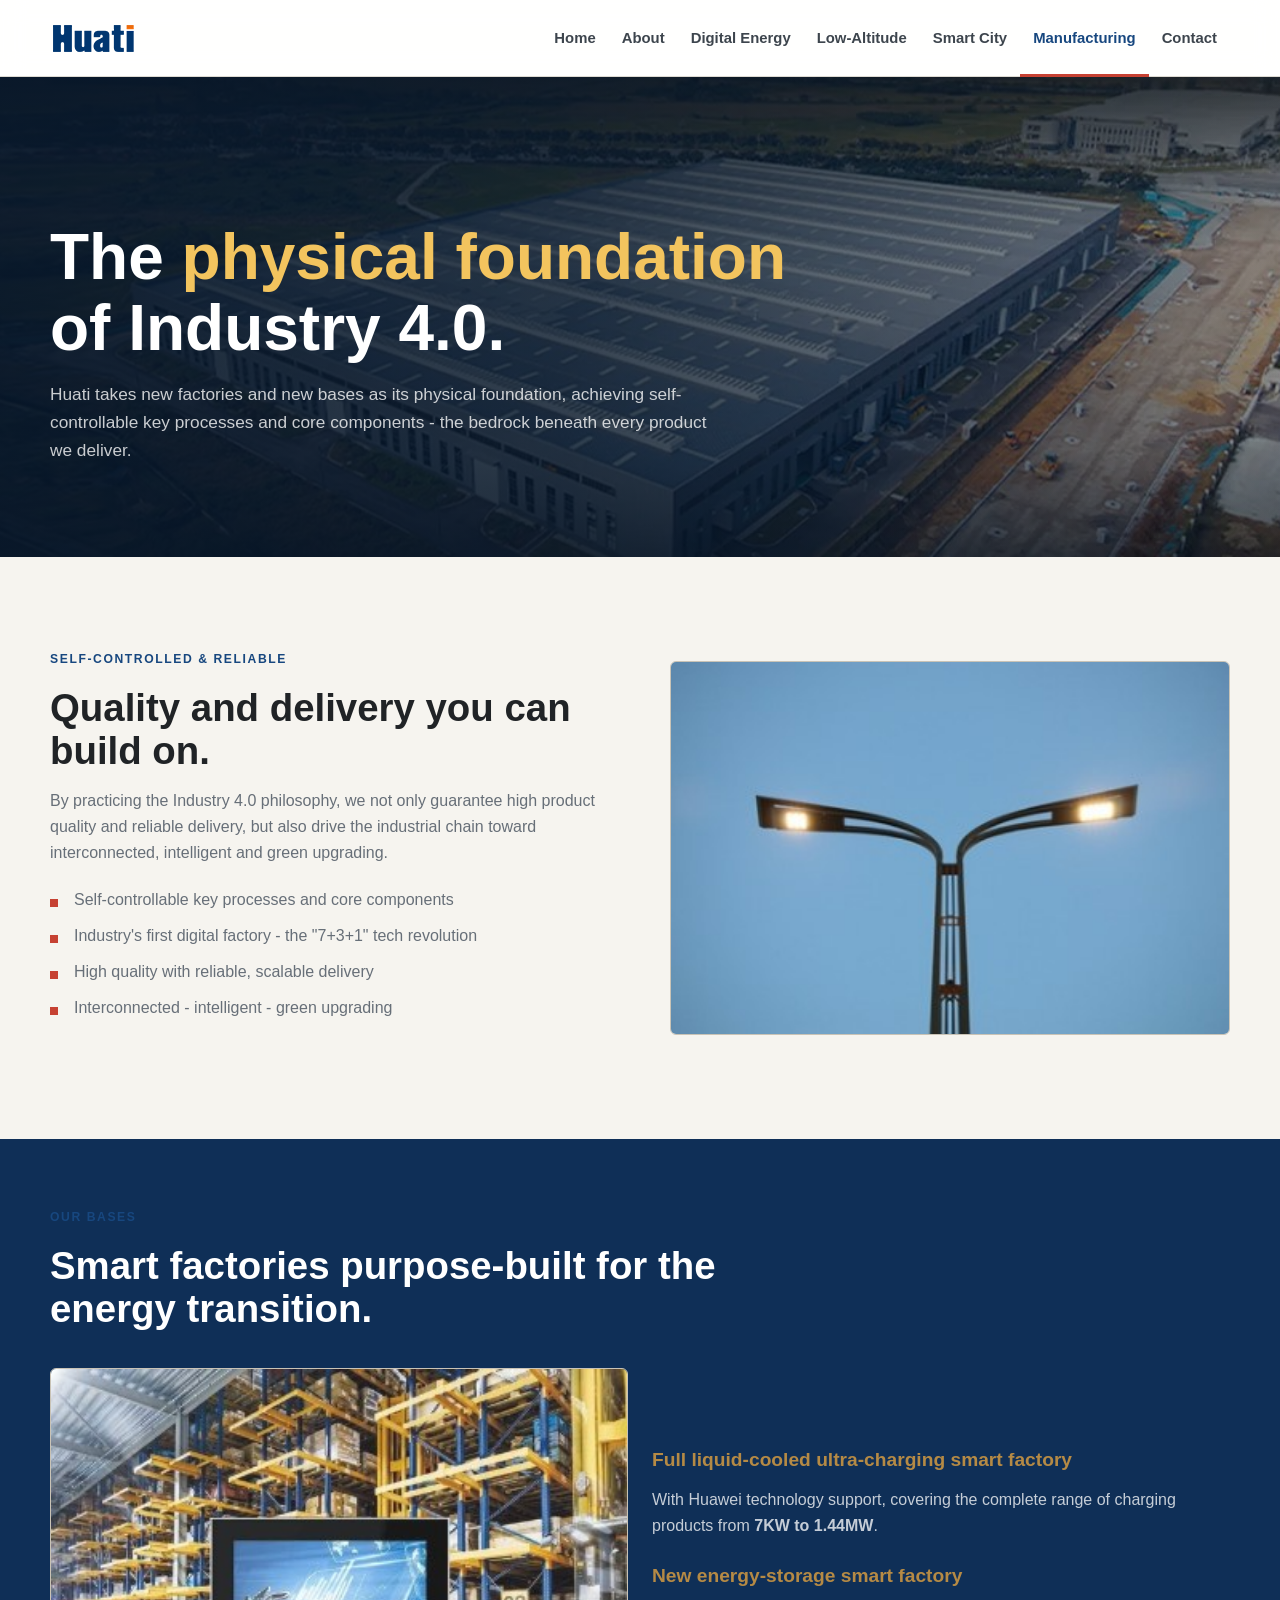
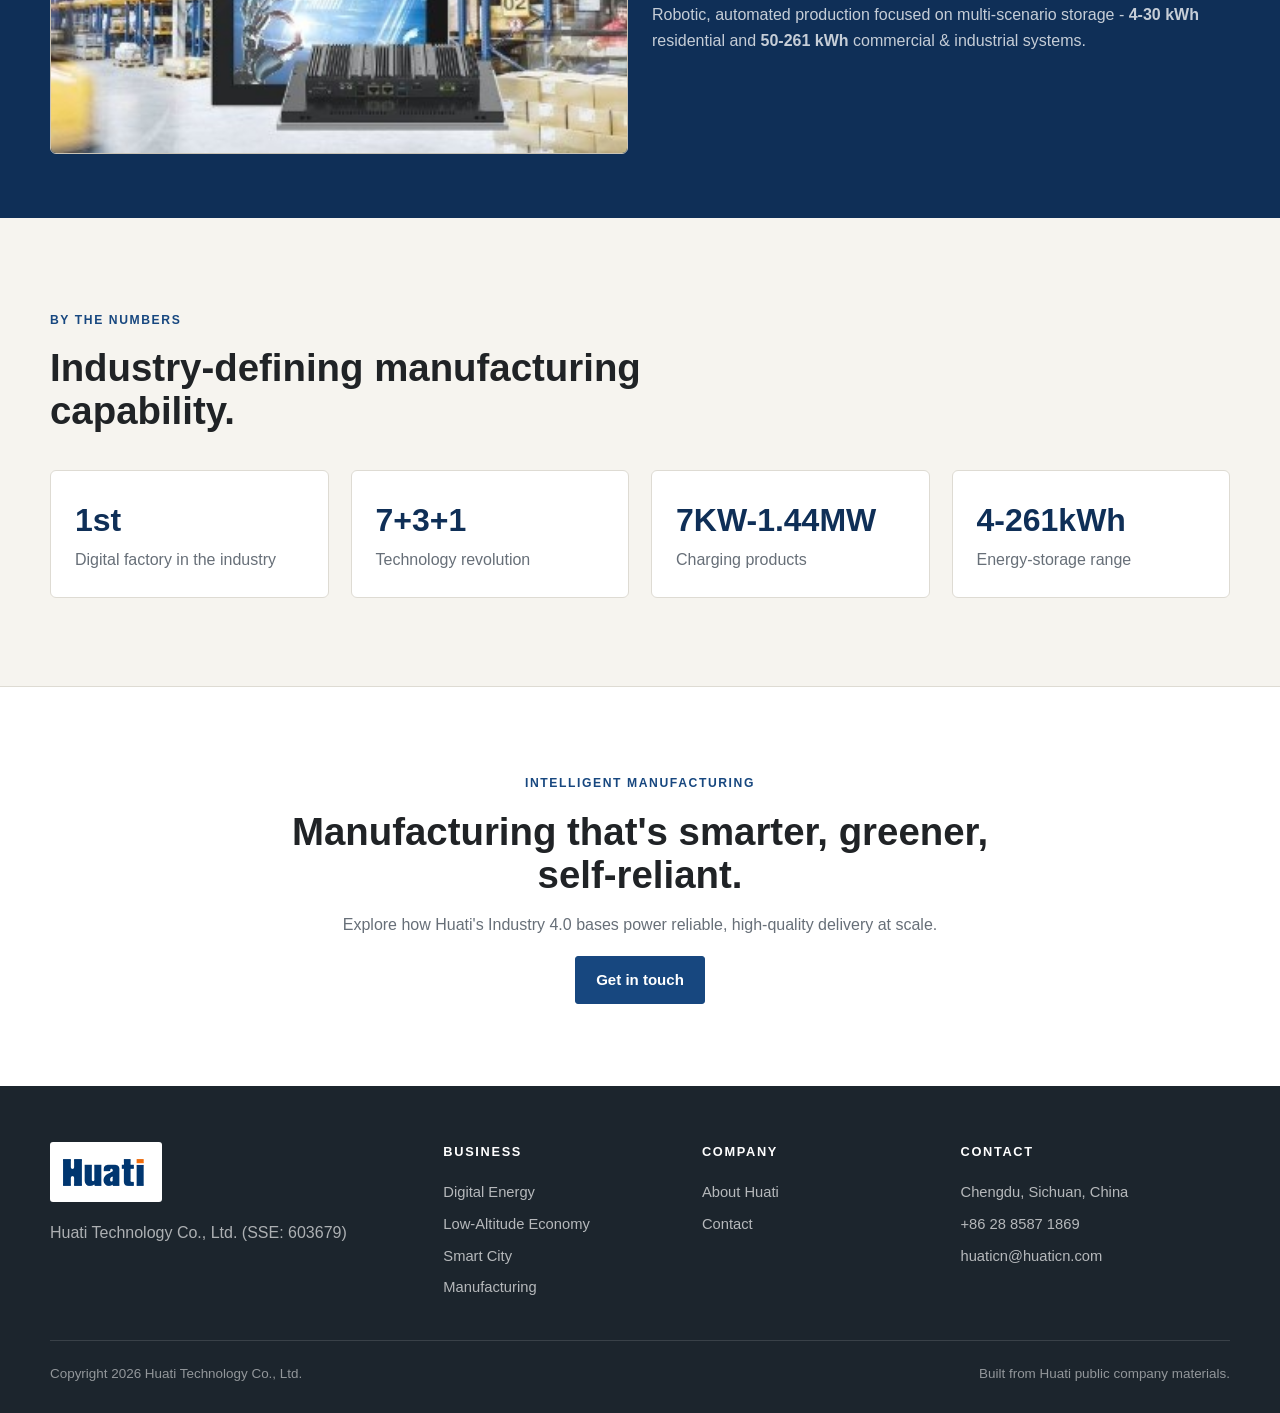
<file: manufacturing.html>
﻿<!doctype html>
<html lang="en">
<head>
  <meta charset="utf-8">
  <meta name="viewport" content="width=device-width, initial-scale=1">
  <title>Intelligent Manufacturing - Huati Technology</title>
  <meta name="description" content="Huati's new factories and bases form the physical foundation of Industry 4.0 - self-controlled key processes, the industry's first digital factory, and reliable delivery.">
  <link rel="stylesheet" href="css/style.css">
  <link rel="icon" href="images/huati-logo%20H.png" type="image/png">
  <link rel="alternate icon" href="favicon.ico">
</head>
<body>

<header class="site-header">
  <div class="wrap nav">
    <a class="brand" href="index.html" aria-label="Huati Technology home"><img src="images/huati-logo-en.png" alt="Huati Technology"></a>
    <button class="nav-toggle" aria-label="Menu"><span></span><span></span><span></span></button>
    <ul class="nav-links">
      <li><a href="index.html">Home</a></li>
      <li><a href="about.html">About</a></li>
      <li><a href="digital-energy.html">Digital Energy</a></li>
      <li><a href="low-altitude.html">Low-Altitude</a></li>
      <li><a href="smart-city.html">Smart City</a></li>
      <li><a href="manufacturing.html" class="active">Manufacturing</a></li>
      <li><a href="contact.html">Contact</a></li>
    </ul>
  </div>
</header>

<section class="page-hero page-hero--manufacturing">
  <div class="hero-glow"></div>
  <div class="wrap page-hero-inner">
    <h1>The <span class="gold">physical foundation</span> of Industry 4.0.</h1>
    <p>Huati takes new factories and new bases as its physical foundation, achieving self-controllable key processes and core components - the bedrock beneath every product we deliver.</p>
  </div>
</section>

<section class="section">
  <div class="wrap split">
    <div class="split-copy reveal">
      <span class="eyebrow">Self-controlled &amp; reliable</span>
      <h2>Quality and delivery you can build on.</h2>
      <p>By practicing the Industry 4.0 philosophy, we not only guarantee high product quality and reliable delivery, but also drive the industrial chain toward interconnected, intelligent and green upgrading.</p>
      <ul class="check-list">
        <li>Self-controllable key processes and core components</li>
        <li>Industry's first digital factory - the "7+3+1" tech revolution</li>
        <li>High quality with reliable, scalable delivery</li>
        <li>Interconnected  -  intelligent  -  green upgrading</li>
      </ul>
    </div>
    <div class="split-media reveal">
      <img src="images/streetlight.jpg" alt="Huati LED smart streetlight" loading="lazy">
    </div>
  </div>
</section>

<section class="section section--tight band">
  <div class="wrap">
    <div class="section-head reveal">
      <span class="eyebrow">Our bases</span>
      <h2>Smart factories purpose-built for the energy transition.</h2>
    </div>
    <div class="split" style="gap:24px;">
      <div class="split-media reveal"><img src="images/iot-gateway.jpg" alt="Huati Industry 4.0 edge computing and IoT hardware"></div>
      <div class="split-copy reveal">
        <h3 class="gold">Full liquid-cooled ultra-charging smart factory</h3>
        <p>With Huawei technology support, covering the complete range of charging products from <strong>7KW to 1.44MW</strong>.</p>
        <h3 class="gold" style="margin-top:26px;">New energy-storage smart factory</h3>
        <p>Robotic, automated production focused on multi-scenario storage - <strong>4-30 kWh</strong> residential and <strong>50-261 kWh</strong> commercial &amp; industrial systems.</p>
      </div>
    </div>
  </div>
</section>

<section class="section">
  <div class="wrap">
    <div class="section-head reveal" style="max-width:760px;">
      <span class="eyebrow">By the numbers</span>
      <h2>Industry-defining manufacturing capability.</h2>
    </div>
    <div class="stat-row">
      <div class="stat reveal"><b class="gold">1st</b><span>Digital factory in the industry</span></div>
      <div class="stat reveal"><b class="gold">7+3+1</b><span>Technology revolution</span></div>
      <div class="stat reveal"><b class="gold">7KW-1.44MW</b><span>Charging products</span></div>
      <div class="stat reveal"><b class="gold">4-261kWh</b><span>Energy-storage range</span></div>
    </div>
  </div>
</section>

<section class="cta">
  <div class="wrap reveal">
    <span class="eyebrow" style="justify-content:center;">Intelligent Manufacturing</span>
    <h2>Manufacturing that's smarter, greener, self-reliant.</h2>
    <p>Explore how Huati's Industry 4.0 bases power reliable, high-quality delivery at scale.</p>
    <a href="contact.html" class="btn btn--primary">Get in touch</a>
  </div>
</section>

<footer class="site-footer">
  <div class="wrap footer-top">
    <div class="footer-brand">
      <img src="images/huati-logo-en.png" alt="Huati Technology">
      <p>Huati Technology Co., Ltd. (SSE: 603679)</p>
    </div>
    <div class="footer-col">
      <h5>Business</h5>
      <a href="digital-energy.html">Digital Energy</a>
      <a href="low-altitude.html">Low-Altitude Economy</a>
      <a href="smart-city.html">Smart City</a>
      <a href="manufacturing.html">Manufacturing</a>
    </div>
    <div class="footer-col">
      <h5>Company</h5>
      <a href="about.html">About Huati</a>
      <a href="contact.html">Contact</a>
    </div>
    <div class="footer-col">
      <h5>Contact</h5>
      <span>Chengdu, Sichuan, China</span>
      <a href="tel:+862885871869">+86 28 8587 1869</a>
      <a href="mailto:huaticn@huaticn.com">huaticn@huaticn.com</a>
    </div>
  </div>
  <div class="wrap footer-bottom">
    <span>Copyright 2026 Huati Technology Co., Ltd.</span>
    <span>Built from Huati public company materials.</span>
  </div>
</footer>

<script src="js/main.js"></script>
</body>
</html>
</file>
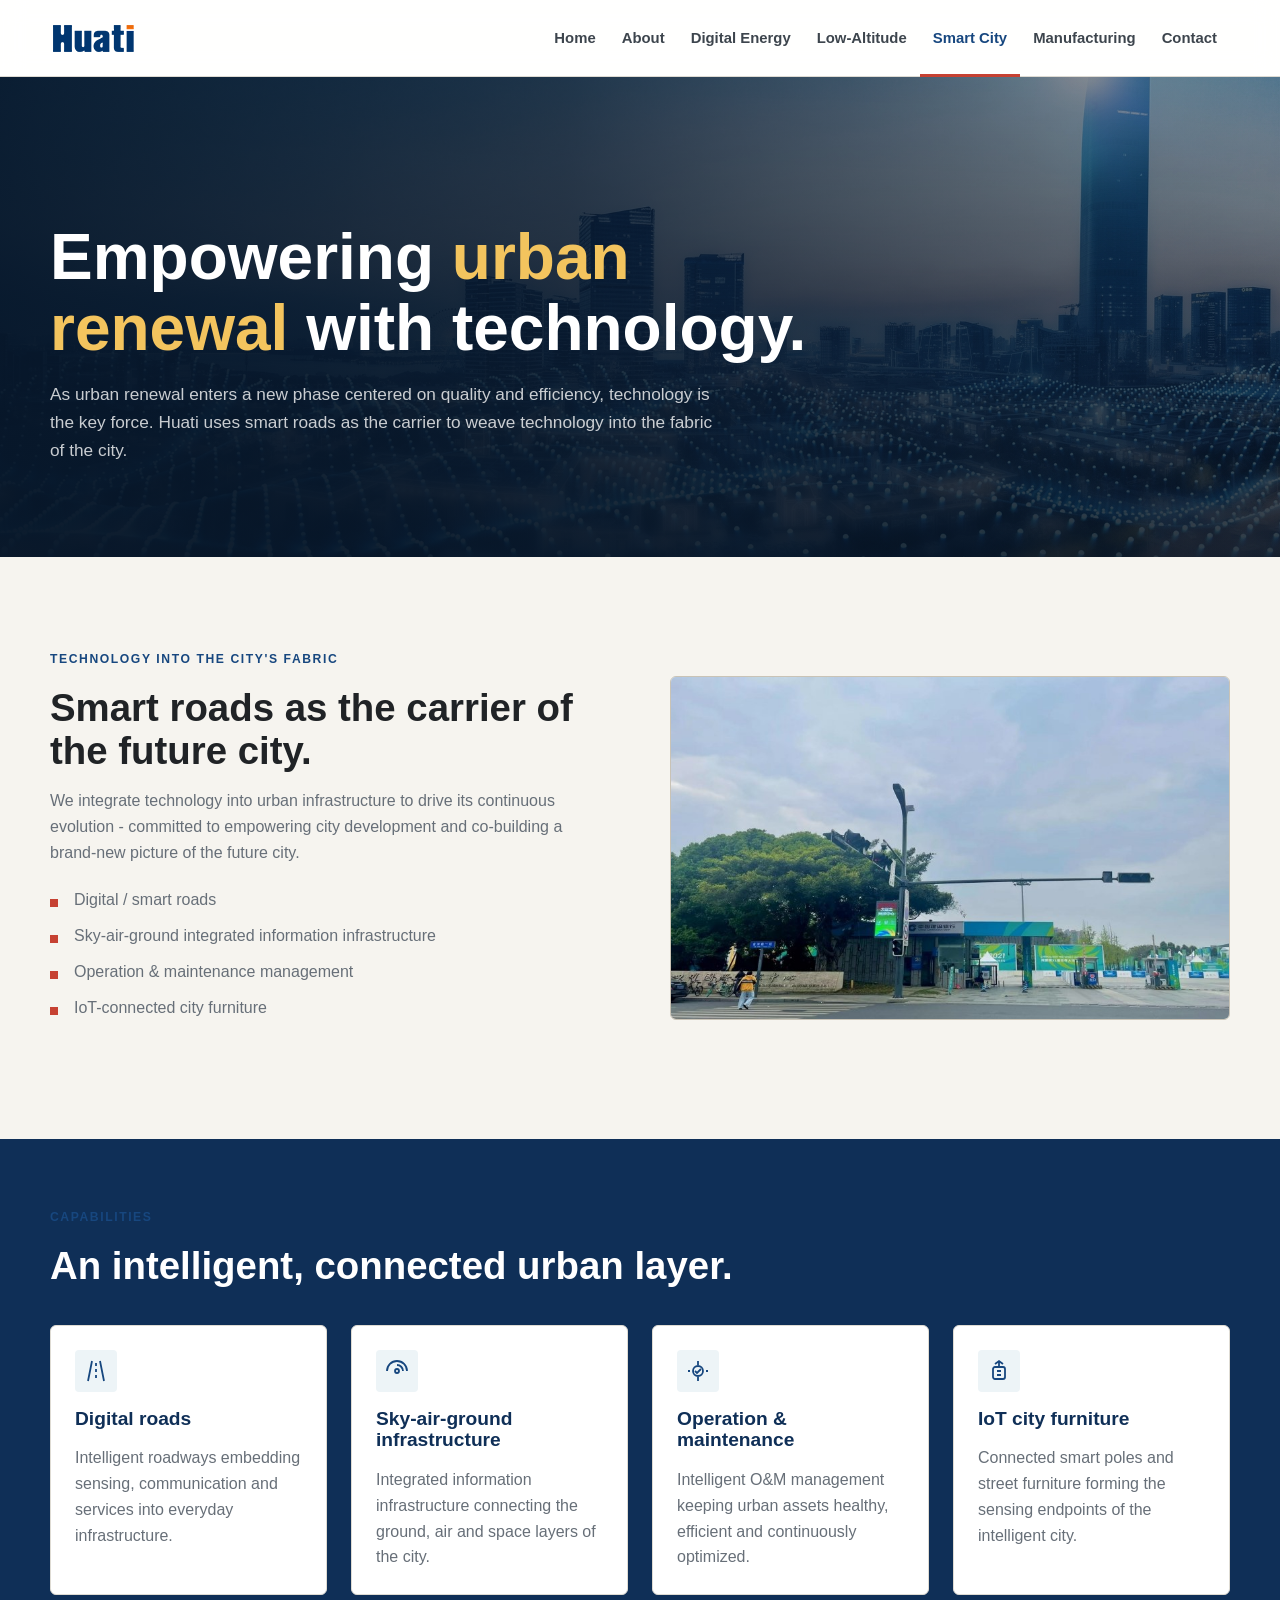
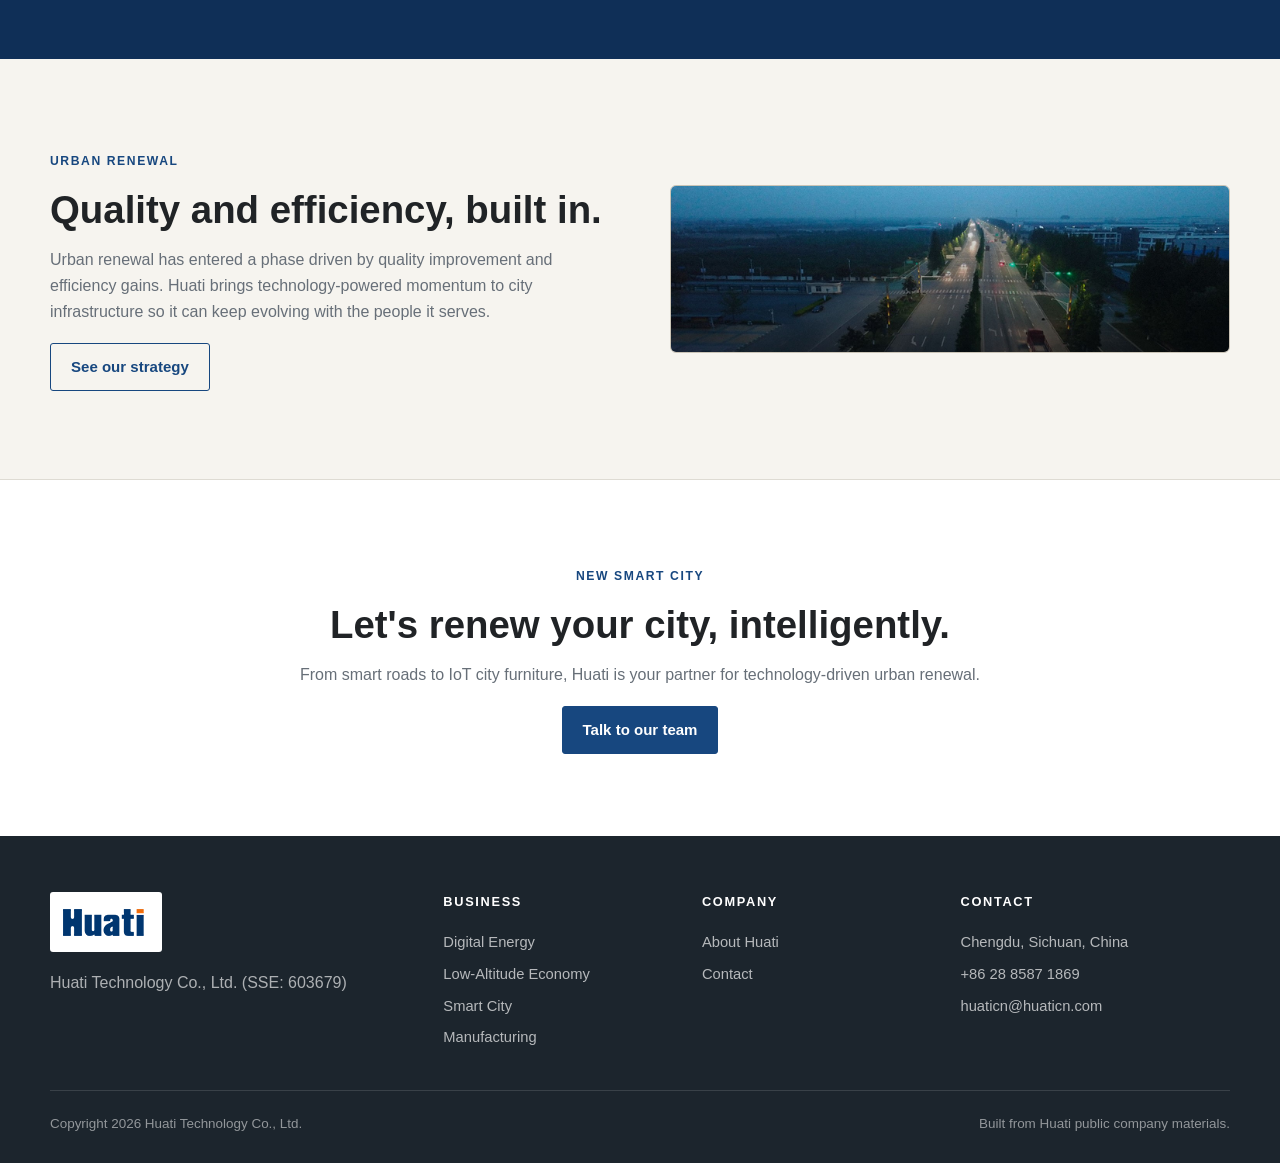
<file: smart-city.html>
﻿<!doctype html>
<html lang="en">
<head>
  <meta charset="utf-8">
  <meta name="viewport" content="width=device-width, initial-scale=1">
  <title>New Smart City - Huati Technology</title>
  <meta name="description" content="Huati empowers urban renewal with smart roads, sky-air-ground information infrastructure, IoT city furniture and intelligent operation & maintenance.">
  <link rel="stylesheet" href="css/style.css">
  <link rel="icon" href="images/huati-logo%20H.png" type="image/png">
  <link rel="alternate icon" href="favicon.ico">
</head>
<body>

<header class="site-header">
  <div class="wrap nav">
    <a class="brand" href="index.html" aria-label="Huati Technology home"><img src="images/huati-logo-en.png" alt="Huati Technology"></a>
    <button class="nav-toggle" aria-label="Menu"><span></span><span></span><span></span></button>
    <ul class="nav-links">
      <li><a href="index.html">Home</a></li>
      <li><a href="about.html">About</a></li>
      <li><a href="digital-energy.html">Digital Energy</a></li>
      <li><a href="low-altitude.html">Low-Altitude</a></li>
      <li><a href="smart-city.html" class="active">Smart City</a></li>
      <li><a href="manufacturing.html">Manufacturing</a></li>
      <li><a href="contact.html">Contact</a></li>
    </ul>
  </div>
</header>

<section class="page-hero page-hero--city">
  <div class="hero-glow"></div>
  <div class="wrap page-hero-inner">
    <h1>Empowering <span class="gold">urban renewal</span> with technology.</h1>
    <p>As urban renewal enters a new phase centered on quality and efficiency, technology is the key force. Huati uses smart roads as the carrier to weave technology into the fabric of the city.</p>
  </div>
</section>

<section class="section">
  <div class="wrap split">
    <div class="split-copy reveal">
      <span class="eyebrow">Technology into the city's fabric</span>
      <h2>Smart roads as the carrier of the future city.</h2>
      <p>We integrate technology into urban infrastructure to drive its continuous evolution - committed to empowering city development and co-building a brand-new picture of the future city.</p>
      <ul class="check-list">
        <li>Digital / smart roads</li>
        <li>Sky-air-ground integrated information infrastructure</li>
        <li>Operation &amp; maintenance management</li>
        <li>IoT-connected city furniture</li>
      </ul>
    </div>
    <div class="split-media reveal">
      <img src="images/smart-street.jpg" alt="Huati smart traffic and lighting street scene" loading="lazy">
    </div>
  </div>
</section>

<section class="section section--tight band">
  <div class="wrap">
    <div class="section-head reveal">
      <span class="eyebrow">Capabilities</span>
      <h2>An intelligent, connected urban layer.</h2>
    </div>
    <div class="card-grid">
      <div class="card reveal">
        <div class="ic"><svg viewBox="0 0 24 24" fill="none" stroke-width="1.8"><path d="M4 22 8 2M20 22 16 2M12 4v3M12 10v3M12 16v3"/></svg></div>
        <h3>Digital roads</h3>
        <p>Intelligent roadways embedding sensing, communication and services into everyday infrastructure.</p>
      </div>
      <div class="card reveal">
        <div class="ic"><svg viewBox="0 0 24 24" fill="none" stroke-width="1.8"><circle cx="12" cy="12" r="2"/><path d="M12 2a10 10 0 0 1 10 10M12 6a6 6 0 0 1 6 6M2 12A10 10 0 0 1 12 2"/></svg></div>
        <h3>Sky-air-ground infrastructure</h3>
        <p>Integrated information infrastructure connecting the ground, air and space layers of the city.</p>
      </div>
      <div class="card reveal">
        <div class="ic"><svg viewBox="0 0 24 24" fill="none" stroke-width="1.8"><path d="M12 2v4M12 18v4M4 12H2M22 12h-2"/><circle cx="12" cy="12" r="5"/><path d="m9 12 2 2 4-4"/></svg></div>
        <h3>Operation &amp; maintenance</h3>
        <p>Intelligent O&amp;M management keeping urban assets healthy, efficient and continuously optimized.</p>
      </div>
      <div class="card reveal">
        <div class="ic"><svg viewBox="0 0 24 24" fill="none" stroke-width="1.8"><path d="M12 2v6M8 5l4-3 4 3"/><rect x="6" y="8" width="12" height="12" rx="2"/><path d="M10 12h4M10 16h4"/></svg></div>
        <h3>IoT city furniture</h3>
        <p>Connected smart poles and street furniture forming the sensing endpoints of the intelligent city.</p>
      </div>
    </div>
  </div>
</section>

<section class="section">
  <div class="wrap split rev">
    <div class="split-media reveal"><img src="images/smartcity-road.jpg" alt="Huati smart-lighting road project at dusk" loading="lazy"></div>
    <div class="split-copy reveal">
      <span class="eyebrow">Urban renewal</span>
      <h2>Quality and efficiency, built in.</h2>
      <p>Urban renewal has entered a phase driven by quality improvement and efficiency gains. Huati brings technology-powered momentum to city infrastructure so it can keep evolving with the people it serves.</p>
      <a href="about.html" class="btn btn--plain">See our strategy</a>
    </div>
  </div>
</section>

<section class="cta">
  <div class="wrap reveal">
    <span class="eyebrow" style="justify-content:center;">New Smart City</span>
    <h2>Let's renew your city, intelligently.</h2>
    <p>From smart roads to IoT city furniture, Huati is your partner for technology-driven urban renewal.</p>
    <a href="contact.html" class="btn btn--primary">Talk to our team</a>
  </div>
</section>

<footer class="site-footer">
  <div class="wrap footer-top">
    <div class="footer-brand">
      <img src="images/huati-logo-en.png" alt="Huati Technology">
      <p>Huati Technology Co., Ltd. (SSE: 603679)</p>
    </div>
    <div class="footer-col">
      <h5>Business</h5>
      <a href="digital-energy.html">Digital Energy</a>
      <a href="low-altitude.html">Low-Altitude Economy</a>
      <a href="smart-city.html">Smart City</a>
      <a href="manufacturing.html">Manufacturing</a>
    </div>
    <div class="footer-col">
      <h5>Company</h5>
      <a href="about.html">About Huati</a>
      <a href="contact.html">Contact</a>
    </div>
    <div class="footer-col">
      <h5>Contact</h5>
      <span>Chengdu, Sichuan, China</span>
      <a href="tel:+862885871869">+86 28 8587 1869</a>
      <a href="mailto:huaticn@huaticn.com">huaticn@huaticn.com</a>
    </div>
  </div>
  <div class="wrap footer-bottom">
    <span>Copyright 2026 Huati Technology Co., Ltd.</span>
    <span>Built from Huati public company materials.</span>
  </div>
</footer>

<script src="js/main.js"></script>
</body>
</html>
</file>
<file: css/style.css>
/* Huati Technology English site */
:root {
  --paper: #f6f4ef;
  --white: #ffffff;
  --ink: #202326;
  --muted: #676f78;
  --faint: #8d959c;
  --line: #dedbd3;
  --line-strong: #c9c3b6;
  --blue: #17477f;
  --blue-deep: #0f2f57;
  --cyan: #2b8fa3;
  --red: #c64132;
  --gold: #b58a45;
  --maxw: 1180px;
  --radius: 6px;
  --ease: cubic-bezier(.22,.61,.36,1);
  --font: "Segoe UI", Arial, "Helvetica Neue", sans-serif;
}

* { box-sizing: border-box; }
html { scroll-behavior: smooth; }
body {
  margin: 0;
  font-family: var(--font);
  color: var(--ink);
  background: var(--paper);
  line-height: 1.62;
  -webkit-font-smoothing: antialiased;
  overflow-x: hidden;
}

img { display: block; max-width: 100%; }
a { color: inherit; text-decoration: none; }
.wrap { width: min(var(--maxw), calc(100% - 48px)); margin: 0 auto; }

h1, h2, h3, h4 { margin: 0 0 16px; line-height: 1.12; font-weight: 650; letter-spacing: 0; }
h1 { font-size: clamp(2.45rem, 5vw, 4.85rem); }
h2 { font-size: clamp(1.85rem, 3vw, 3rem); }
h3 { font-size: 1.2rem; }
p { margin: 0 0 18px; color: var(--muted); }
.gold { color: var(--gold); }
.kicker,
.eyebrow {
  display: inline-flex;
  align-items: center;
  margin: 0 0 16px;
  color: var(--blue);
  font-size: .76rem;
  font-weight: 700;
  letter-spacing: .13em;
  text-transform: uppercase;
}

.section { padding: 88px 0; }
.section--tight { padding: 64px 0; }
.section-head { max-width: 760px; margin-bottom: 38px; }
.section-head p { font-size: 1.05rem; }

.btn {
  display: inline-flex;
  align-items: center;
  justify-content: center;
  gap: 8px;
  min-height: 44px;
  padding: 11px 20px;
  border: 1px solid var(--blue);
  border-radius: 3px;
  font-size: .94rem;
  font-weight: 650;
  transition: background .25s, color .25s, transform .25s;
}
.btn:hover { transform: translateY(-1px); }
.btn--primary,
.btn--gold {
  background: var(--blue);
  color: #fff;
  border-color: var(--blue);
}
.btn--plain,
.btn--ghost {
  background: transparent;
  color: var(--blue);
}

.site-header {
  position: sticky;
  top: 0;
  z-index: 100;
  background: rgba(255,255,255,.94);
  border-bottom: 1px solid var(--line);
  backdrop-filter: blur(12px);
}
.nav {
  height: 76px;
  display: flex;
  align-items: center;
  justify-content: space-between;
}
.brand { display: inline-flex; align-items: center; }
.brand img { width: 92px; max-height: 44px; object-fit: contain; }
.brand .brand-sub { display: none; }
.nav-links {
  display: flex;
  align-items: center;
  gap: 0;
  margin: 0;
  padding: 0;
  list-style: none;
}
.nav-links a {
  display: block;
  padding: 27px 13px 24px;
  border-bottom: 3px solid transparent;
  color: #3d454d;
  font-size: .93rem;
  font-weight: 600;
}
.nav-links a:hover,
.nav-links a.active {
  color: var(--blue);
  border-bottom-color: var(--red);
}
.nav-cta { margin-left: 10px; }
.nav-cta .btn { min-height: 38px; padding: 8px 16px; border-bottom: 1px solid var(--blue); color: #fff; }
.nav-toggle {
  display: none;
  width: 42px;
  height: 42px;
  border: 1px solid var(--line-strong);
  background: #fff;
}
.nav-toggle span {
  display: block;
  width: 22px;
  height: 2px;
  margin: 5px auto;
  background: var(--blue-deep);
}

.hero--home {
  position: relative;
  min-height: 690px;
  display: grid;
  align-items: end;
  padding: 130px 0 72px;
  background: #111;
  overflow: hidden;
}
.hero-photo {
  position: absolute;
  inset: 0;
}
.hero-photo img {
  width: 100%;
  height: 100%;
  object-fit: cover;
  opacity: .72;
}
.hero-photo::after {
  content: "";
  position: absolute;
  inset: 0;
  background: linear-gradient(90deg, rgba(5,16,28,.9) 0%, rgba(5,16,28,.68) 42%, rgba(5,16,28,.15) 100%),
              linear-gradient(0deg, rgba(0,0,0,.34), transparent 55%);
}
.hero-panel {
  position: relative;
  z-index: 1;
  max-width: var(--maxw);
}
.hero-panel h1 {
  max-width: 850px;
  color: #fff;
  text-wrap: balance;
}
.hero-panel .kicker { color: #d6e7f6; }
.hero-lead {
  max-width: 690px;
  color: rgba(255,255,255,.82);
  font-size: 1.12rem;
}
.hero-actions { display: flex; gap: 12px; flex-wrap: wrap; margin-top: 28px; }
.hero-actions .btn--plain {
  color: #fff;
  border-color: rgba(255,255,255,.65);
}

.intro-strip {
  padding: 54px 0;
  background: #fff;
  border-bottom: 1px solid var(--line);
}
.intro-grid {
  display: grid;
  grid-template-columns: .75fr 1fr;
  gap: 54px;
  align-items: start;
}
.intro-grid p:last-child {
  margin: 6px 0 0;
  font-size: 1.04rem;
}

.feature-row,
.split,
.contact-grid {
  display: grid;
  grid-template-columns: .8fr 1.2fr;
  gap: 60px;
  align-items: start;
}
.feature-copy { position: sticky; top: 130px; }
.business-list {
  border-top: 1px solid var(--line-strong);
}
.business-item {
  display: grid;
  grid-template-columns: 72px 1fr;
  gap: 20px;
  padding: 28px 0;
  border-bottom: 1px solid var(--line);
}
.business-item > span {
  color: var(--red);
  font-weight: 800;
  font-size: 1.05rem;
}
.business-item h3 { margin-bottom: 8px; color: var(--blue-deep); }
.business-item p { margin: 0; }
.business-item:hover h3 { color: var(--red); }

.section--image {
  background: #e9e5dc;
}
.image-story {
  display: grid;
  grid-template-columns: 1.35fr .75fr;
  gap: 34px;
  align-items: center;
}
.wide-photo,
.split-media {
  margin: 0;
  overflow: hidden;
  border-radius: var(--radius);
  border: 1px solid var(--line-strong);
  background: #ddd;
}
.wide-photo img,
.split-media img {
  width: 100%;
  height: 100%;
  object-fit: cover;
}
.story-card {
  margin-left: -110px;
  padding: 38px;
  background: #fff;
  border-top: 5px solid var(--red);
  box-shadow: 0 18px 45px rgba(30,35,40,.14);
}
.fact-list {
  display: grid;
  grid-template-columns: repeat(3, 1fr);
  gap: 18px;
  margin: 30px 0 0;
}
.fact-list div { border-top: 1px solid var(--line); padding-top: 14px; }
.fact-list dt { color: var(--blue); font-size: 1.35rem; font-weight: 800; }
.fact-list dd { margin: 3px 0 0; color: var(--muted); font-size: .86rem; }

.project-grid,
.pillar-grid,
.card-grid,
.value-grid,
.partner-grid {
  display: grid;
  grid-template-columns: repeat(3, 1fr);
  gap: 24px;
}
.project-card,
.pillar,
.card,
.value,
.partner {
  background: #fff;
  border: 1px solid var(--line);
  border-radius: var(--radius);
  overflow: hidden;
  transition: transform .25s, box-shadow .25s, border-color .25s;
}
.project-card:hover,
.pillar:hover,
.card:hover,
.value:hover,
.partner:hover {
  transform: translateY(-3px);
  border-color: var(--line-strong);
  box-shadow: 0 16px 34px rgba(25,33,40,.09);
}
.project-card img,
.pillar-media img {
  width: 100%;
  aspect-ratio: 4 / 3;
  object-fit: cover;
}
.project-card div,
.pillar-body,
.card,
.value,
.partner {
  padding: 24px;
}
.project-card p:last-child,
.pillar-body p,
.card p,
.value p { margin-bottom: 0; }

.news-band,
.band {
  background: var(--blue-deep);
  color: #fff;
}
.news-band p,
.news-band .kicker,
.band p,
.band .section-head p { color: rgba(255,255,255,.76); }
.band .card,
.band .value,
.band .partner {
  color: var(--ink);
}
.band .card h3,
.band .value h3,
.band .partner h3 {
  color: var(--blue-deep);
}
.band .card p,
.band .value p,
.band .partner small {
  color: var(--muted);
}
.news-layout {
  display: grid;
  grid-template-columns: .85fr 1.15fr;
  gap: 60px;
}
.news-list {
  margin: 0;
  padding: 0;
  list-style: none;
  border-top: 1px solid rgba(255,255,255,.2);
}
.news-list li {
  display: grid;
  grid-template-columns: 120px 1fr;
  gap: 24px;
  padding: 18px 0;
  border-bottom: 1px solid rgba(255,255,255,.16);
  color: rgba(255,255,255,.88);
}
.news-list span {
  color: #8ec9d5;
  font-weight: 700;
}

.page-hero {
  position: relative;
  min-height: 480px;
  display: grid;
  align-items: end;
  padding: 112px 0 74px;
  background-color: var(--blue-deep);
  background-position: center;
  background-size: cover;
  color: #fff;
  overflow: hidden;
}
.page-hero::before {
  content: "";
  position: absolute;
  inset: 0;
  background: linear-gradient(90deg, rgba(7,23,42,.92) 0%, rgba(7,23,42,.76) 44%, rgba(7,23,42,.28) 100%),
              linear-gradient(0deg, rgba(7,23,42,.34), rgba(7,23,42,.08));
}
.page-hero--about { background-image: url("../images/night-road.jpg"); }
.page-hero--energy { background-image: url("../images/source-energy-2025-b.jpg"); }
.page-hero--low { background-image: url("../images/low-altitude-drone-clean.jpg"); }
.page-hero--city { background-image: url("../images/source-banner2.jpg"); }
.page-hero--manufacturing { background-image: url("../images/factory-aerial.jpg"); }
.page-hero--contact { background-image: url("../images/collage.jpg"); }
.page-hero-inner {
  position: relative;
  z-index: 1;
}
.page-hero h1 { max-width: 780px; }
.page-hero p { max-width: 680px; color: rgba(255,255,255,.78); font-size: 1.08rem; }
.breadcrumb { margin-bottom: 22px; color: rgba(255,255,255,.65); font-size: .86rem; }
.breadcrumb a:hover { color: #fff; }
.page-hero .eyebrow { color: #d6e7f6; }
.page-hero .gold { color: #f3c45e; }
.stock-badge {
  display: inline-flex;
  align-items: center;
  margin: 22px 0 0;
  padding: 8px 16px;
  border: 1px solid rgba(255,255,255,.28);
  border-radius: 999px;
  color: rgba(255,255,255,.9);
  font-size: .84rem;
  letter-spacing: .02em;
}
.stock-badge strong { color: #f3c45e; margin-left: 5px; font-weight: 700; }
.hero-glow,
.hero-arc { display: none; }

.split { grid-template-columns: 1fr 1fr; align-items: center; }
.split.rev .split-media { order: 2; }
.split-copy p { font-size: 1rem; }
.check-list {
  margin: 22px 0 30px;
  padding: 0;
  list-style: none;
  display: grid;
  gap: 10px;
}
.check-list li {
  position: relative;
  padding-left: 24px;
  color: var(--muted);
}
.check-list li::before {
  content: "";
  position: absolute;
  left: 0;
  top: .72em;
  width: 8px;
  height: 8px;
  background: var(--red);
}

.pillar-grid { grid-template-columns: repeat(2, 1fr); }
.pillar { display: block; color: inherit; }
.pillar-body .num { color: var(--red); font-weight: 800; }
.pillar-body .more { color: var(--blue); font-weight: 700; }

.card-grid,
.value-grid { grid-template-columns: repeat(auto-fit, minmax(240px, 1fr)); }
.card .ic {
  width: 42px;
  height: 42px;
  display: grid;
  place-items: center;
  margin-bottom: 16px;
  background: #edf4f7;
  border-radius: 4px;
}
.card .ic svg { width: 24px; height: 24px; stroke: var(--blue); }
.stat-row {
  display: grid;
  grid-template-columns: repeat(4, 1fr);
  gap: 22px;
}
.stat-row .stat {
  padding: 24px;
  background: #fff;
  border: 1px solid var(--line);
  border-radius: var(--radius);
}
.stat-row .stat b { display: block; color: var(--blue-deep); font-size: 2rem; }
.stat-row .stat span { color: var(--muted); }
.band .stat-row .stat {
  background: transparent;
  border-color: rgba(255,255,255,.18);
}
.band .stat-row .stat b { color: #fff; }
.band .stat-row .stat span { color: rgba(255,255,255,.72); }

.timeline {
  margin: 0;
  padding: 0;
  list-style: none;
  border-top: 1px solid var(--line-strong);
}
.timeline li {
  display: grid;
  grid-template-columns: 120px 1fr;
  gap: 22px;
  padding: 18px 0;
  border-bottom: 1px solid var(--line);
}
.timeline .yr { color: var(--red); font-weight: 800; }
.timeline p { margin: 0; }

.contact-grid { grid-template-columns: .8fr 1.2fr; }
.contact-info .row {
  display: grid;
  grid-template-columns: 42px 1fr;
  gap: 16px;
  padding: 20px 0;
  border-bottom: 1px solid var(--line);
}
.contact-info .ic {
  width: 42px;
  height: 42px;
  display: grid;
  place-items: center;
  border-radius: 4px;
  background: #edf4f7;
}
.contact-info .ic svg { width: 21px; height: 21px; stroke: var(--blue); }

.contact-cards {
  display: grid;
  grid-template-columns: repeat(2, 1fr);
  gap: 24px;
}
.contact-card {
  padding: 30px;
  background: #fff;
  border: 1px solid var(--line);
  border-top: 3px solid var(--blue);
  border-radius: var(--radius);
}
.contact-card .ic {
  width: 46px;
  height: 46px;
  display: grid;
  place-items: center;
  margin-bottom: 16px;
  border-radius: 6px;
  background: #edf4f7;
}
.contact-card .ic svg { width: 23px; height: 23px; stroke: var(--blue); }
.contact-card h4 { margin: 0 0 8px; font-size: 1.1rem; color: var(--blue-deep); }
.contact-card p { margin: 0; }
.contact-card a:hover { color: var(--blue); }

.form {
  padding: 30px;
  background: #fff;
  border: 1px solid var(--line);
  border-radius: var(--radius);
}
.field { margin-bottom: 16px; }
.field label {
  display: block;
  margin-bottom: 7px;
  color: #3d454d;
  font-weight: 650;
  font-size: .88rem;
}
.field input,
.field textarea,
.field select {
  width: 100%;
  padding: 12px 13px;
  border: 1px solid var(--line-strong);
  border-radius: 3px;
  background: #fff;
  color: var(--ink);
  font-family: inherit;
}
.field textarea { min-height: 122px; resize: vertical; }
.field input:focus,
.field textarea:focus,
.field select:focus {
  outline: 2px solid rgba(43,143,163,.16);
  border-color: var(--cyan);
}
.form-note { color: var(--faint); font-size: .84rem; }

.cta {
  padding: 82px 0;
  background: #fff;
  text-align: center;
  border-top: 1px solid var(--line);
}
.cta .wrap { max-width: 760px; }
.cta .eyebrow { justify-content: center; }

.site-footer {
  background: #1c252d;
  color: rgba(255,255,255,.86);
  padding: 56px 0 28px;
}
.footer-top {
  display: grid;
  grid-template-columns: 1.6fr 1fr 1fr 1.2fr;
  gap: 34px;
}
.footer-brand img { width: 112px; padding: 10px; background: #fff; border-radius: 3px; }
.footer-brand p { margin: 18px 0 0; color: rgba(255,255,255,.64); }
.footer-col h5 {
  margin: 0 0 14px;
  color: #fff;
  font-size: .8rem;
  letter-spacing: .13em;
  text-transform: uppercase;
}
.footer-col a,
.footer-col span {
  display: block;
  padding: 4px 0;
  color: rgba(255,255,255,.68);
  font-size: .92rem;
}
.footer-col a:hover { color: #fff; }
.footer-bottom {
  display: flex;
  justify-content: space-between;
  gap: 16px;
  margin-top: 36px;
  padding-top: 22px;
  border-top: 1px solid rgba(255,255,255,.13);
  color: rgba(255,255,255,.52);
  font-size: .84rem;
}

.reveal {
  opacity: 1;
  transform: none;
}
.reveal.in {
  opacity: 1;
  transform: none;
}

@media (max-width: 1000px) {
  .nav-links a { padding-left: 8px; padding-right: 8px; font-size: .86rem; }
  .intro-grid,
  .feature-row,
  .image-story,
  .news-layout,
  .split,
  .contact-grid {
    grid-template-columns: 1fr;
  }
  .feature-copy { position: static; }
  .story-card { margin-left: 0; }
  .project-grid { grid-template-columns: 1fr; }
  .footer-top { grid-template-columns: 1fr 1fr; }
}

@media (max-width: 760px) {
  .wrap { width: min(100% - 34px, var(--maxw)); }
  .nav { height: 66px; }
  .brand img { width: 92px; }
  .nav-toggle { display: block; }
  .nav-links {
    position: fixed;
    left: 0;
    right: 0;
    top: 66px;
    display: block;
    padding: 8px 17px 18px;
    background: #fff;
    border-bottom: 1px solid var(--line);
    transform: translateY(-130%);
    transition: transform .28s var(--ease);
  }
  .nav-links.open { transform: translateY(0); }
  .nav-links a {
    padding: 13px 0;
    border-bottom: 1px solid var(--line);
  }
  .hero--home {
    min-height: 620px;
    padding: 88px 0 48px;
  }
  .hero-panel .kicker {
    display: flex;
    flex-wrap: wrap;
    align-items: center;
    max-width: 100%;
    font-size: .66rem;
    letter-spacing: .08em;
  }
  .hero-panel h1 {
    max-width: 100%;
    font-size: 1.72rem;
    line-height: 1.08;
    text-wrap: auto;
    overflow-wrap: anywhere;
  }
  .hero-lead {
    max-width: 100%;
    font-size: 1rem;
    overflow-wrap: anywhere;
  }
  .hero-actions .btn {
    flex: 1 1 100%;
    width: 100%;
    padding-left: 12px;
    padding-right: 12px;
  }
  .section { padding: 62px 0; }
  .business-item,
  .news-list li,
  .timeline li {
    grid-template-columns: 1fr;
    gap: 8px;
  }
  .fact-list,
  .stat-row,
  .pillar-grid,
  .contact-cards {
    grid-template-columns: 1fr;
  }
  .split.rev .split-media { order: 0; }
  .footer-top,
  .footer-bottom {
    grid-template-columns: 1fr;
    display: grid;
  }
}
</file>
